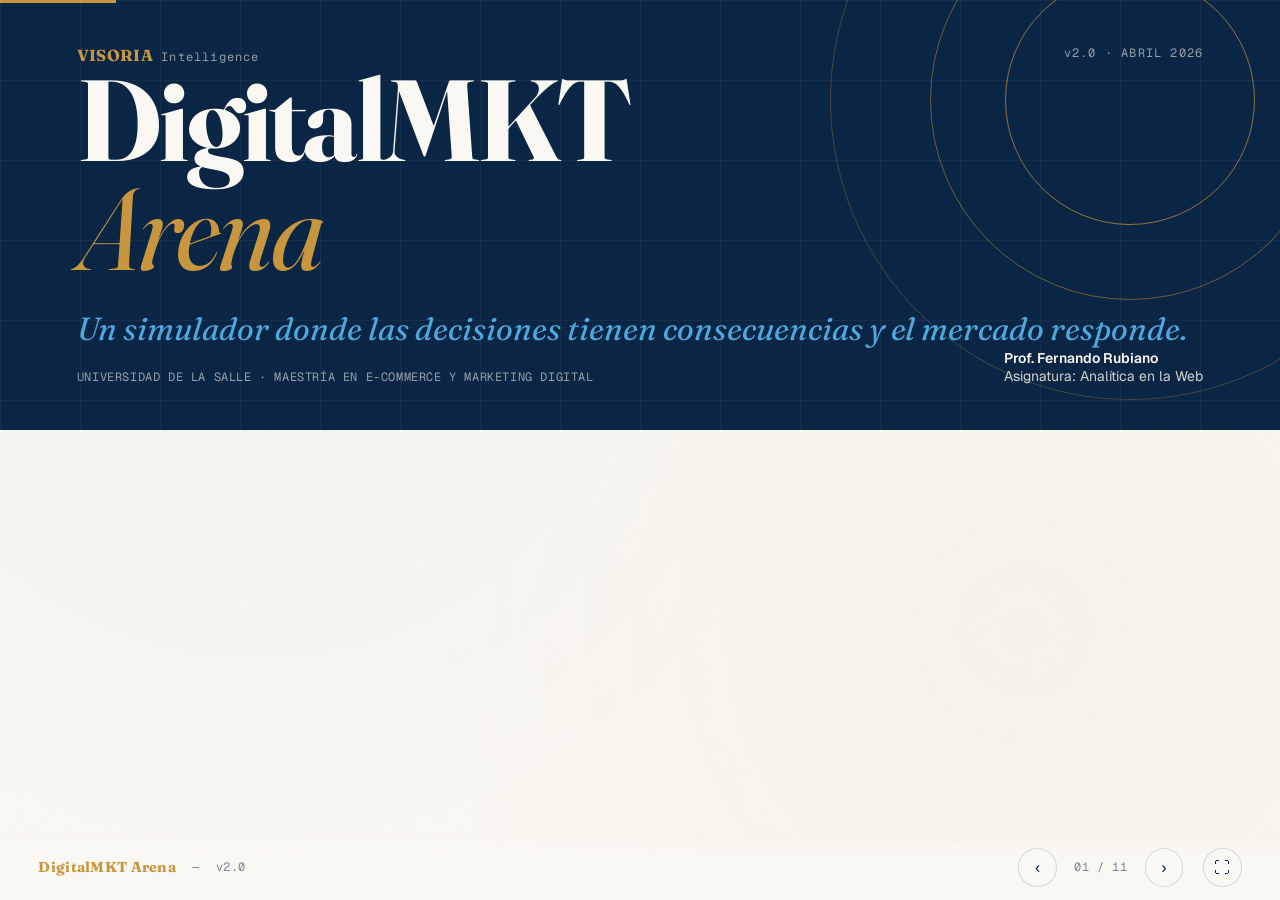
<file: index.html>
<!DOCTYPE html>
<html lang="es">
<head>
<meta charset="UTF-8">
<meta name="viewport" content="width=device-width, initial-scale=1.0">
<title>DigitalMKT Arena | VISORIA Intelligence</title>
<link rel="preconnect" href="https://fonts.googleapis.com">
<link rel="preconnect" href="https://fonts.gstatic.com" crossorigin>
<link href="https://fonts.googleapis.com/css2?family=Fraunces:opsz,wght@9..144,400;9..144,600;9..144,700;9..144,900&family=Geist+Mono:wght@400;500;600&family=Geist:wght@300;400;500;600;700&display=swap" rel="stylesheet">
<style>
:root {
  --navy: #0B2545;
  --navy-deep: #061A33;
  --teal: #137DC5;
  --teal-light: #4FA8DD;
  --gold: #C8963E;
  --gold-light: #E5B96B;
  --cream: #F4F1E8;
  --paper: #FAF8F2;
  --ink: #0B2545;
  --muted: rgba(11, 37, 69, 0.55);
}

* { margin: 0; padding: 0; box-sizing: border-box; }

html, body {
  height: 100%;
  width: 100%;
  overflow: hidden;
  background: var(--paper);
  color: var(--ink);
  font-family: 'Geist', -apple-system, sans-serif;
  font-feature-settings: 'ss01', 'ss02';
}

body::before {
  content: '';
  position: fixed;
  inset: 0;
  background-image:
    radial-gradient(circle at 20% 30%, rgba(19, 125, 197, 0.04) 0%, transparent 50%),
    radial-gradient(circle at 80% 70%, rgba(200, 150, 62, 0.05) 0%, transparent 50%);
  pointer-events: none;
  z-index: 0;
}

body::after {
  content: '';
  position: fixed;
  inset: 0;
  background-image: url("data:image/svg+xml,%3Csvg viewBox='0 0 200 200' xmlns='http://www.w3.org/2000/svg'%3E%3Cfilter id='n'%3E%3CfeTurbulence type='fractalNoise' baseFrequency='0.9' numOctaves='3'/%3E%3C/filter%3E%3Crect width='100%25' height='100%25' filter='url(%23n)' opacity='0.4'/%3E%3C/svg%3E");
  opacity: 0.025;
  pointer-events: none;
  z-index: 1;
}

.deck {
  position: relative;
  width: 100vw;
  height: 100vh;
  overflow: hidden;
  z-index: 2;
}

.slide {
  position: absolute;
  inset: 0;
  padding: 5vh 6vw;
  display: flex;
  flex-direction: column;
  opacity: 0;
  transform: translateY(20px);
  transition: opacity 0.6s ease, transform 0.6s ease;
  pointer-events: none;
  overflow-y: auto;
}

.slide.active {
  opacity: 1;
  transform: translateY(0);
  pointer-events: auto;
}

/* ============== NAV BAR ============== */
.nav {
  position: fixed;
  bottom: 0;
  left: 0;
  right: 0;
  display: flex;
  align-items: center;
  justify-content: space-between;
  padding: 1.5vh 3vw;
  background: linear-gradient(to top, var(--paper) 70%, transparent);
  z-index: 100;
}

.nav-left {
  display: flex;
  align-items: center;
  gap: 1rem;
  font-family: 'Geist Mono', monospace;
  font-size: 0.75rem;
  color: var(--muted);
  letter-spacing: 0.05em;
}

.nav-left .logo {
  font-family: 'Fraunces', serif;
  font-weight: 700;
  font-size: 0.9rem;
  color: var(--gold);
  letter-spacing: 0.02em;
}

.nav-controls {
  display: flex;
  align-items: center;
  gap: 0.75rem;
}

.nav-btn {
  width: 2.4rem;
  height: 2.4rem;
  border-radius: 50%;
  border: 1px solid rgba(11, 37, 69, 0.15);
  background: var(--paper);
  color: var(--ink);
  cursor: pointer;
  display: flex;
  align-items: center;
  justify-content: center;
  transition: all 0.25s ease;
  font-family: 'Geist Mono', monospace;
  font-size: 1rem;
}

.nav-btn:hover {
  background: var(--navy);
  color: var(--paper);
  border-color: var(--navy);
  transform: translateY(-2px);
}

.counter {
  font-family: 'Geist Mono', monospace;
  font-size: 0.75rem;
  color: var(--muted);
  letter-spacing: 0.05em;
  min-width: 4rem;
  text-align: center;
}

/* ============== TYPOGRAPHY ============== */
.eyebrow {
  font-family: 'Geist Mono', monospace;
  font-size: 0.7rem;
  font-weight: 500;
  text-transform: uppercase;
  letter-spacing: 0.18em;
  color: var(--gold);
  margin-bottom: 1.5rem;
  display: flex;
  align-items: center;
  gap: 0.75rem;
}

.eyebrow::before {
  content: '';
  width: 1.5rem;
  height: 1px;
  background: var(--gold);
}

h1 {
  font-family: 'Fraunces', serif;
  font-weight: 700;
  letter-spacing: -0.025em;
  line-height: 0.95;
  color: var(--navy);
}

h2 {
  font-family: 'Fraunces', serif;
  font-weight: 600;
  letter-spacing: -0.02em;
  line-height: 1.05;
  color: var(--navy);
}

h3 {
  font-family: 'Fraunces', serif;
  font-weight: 600;
  letter-spacing: -0.015em;
  line-height: 1.2;
  color: var(--navy);
}

p, li {
  font-family: 'Geist', sans-serif;
  line-height: 1.55;
  color: rgba(11, 37, 69, 0.78);
}

.italic-serif {
  font-family: 'Fraunces', serif;
  font-style: italic;
  font-weight: 400;
}

/* ============== SLIDE 1: COVER ============== */
.cover {
  background: var(--navy);
  color: var(--paper);
  padding: 0;
  position: relative;
  overflow: hidden;
}

.cover-bg-grid {
  position: absolute;
  inset: 0;
  background-image:
    linear-gradient(to right, rgba(255,255,255,0.04) 1px, transparent 1px),
    linear-gradient(to bottom, rgba(255,255,255,0.04) 1px, transparent 1px);
  background-size: 80px 80px;
}

.cover-circle {
  position: absolute;
  border-radius: 50%;
  border: 1px solid rgba(200, 150, 62, 0.3);
}

.cover-circle.c1 { width: 600px; height: 600px; top: -200px; right: -150px; }
.cover-circle.c2 { width: 400px; height: 400px; top: -100px; right: -50px; border-color: rgba(200, 150, 62, 0.5); }
.cover-circle.c3 { width: 250px; height: 250px; top: -25px; right: 25px; border-color: rgba(200, 150, 62, 0.7); }

.cover-content {
  position: relative;
  z-index: 2;
  height: 100%;
  display: flex;
  flex-direction: column;
  justify-content: space-between;
  padding: 5vh 6vw;
}

.cover-header {
  display: flex;
  justify-content: space-between;
  align-items: flex-start;
  font-family: 'Geist Mono', monospace;
  font-size: 0.75rem;
  color: rgba(244, 241, 232, 0.6);
  letter-spacing: 0.1em;
}

.cover-header .brand {
  color: var(--gold);
  font-family: 'Fraunces', serif;
  font-weight: 700;
  font-size: 1rem;
  letter-spacing: 0.02em;
}

.cover-main h1 {
  font-size: clamp(4rem, 9vw, 9rem);
  color: var(--paper);
  margin-bottom: 1.5rem;
}

.cover-main h1 .accent {
  color: var(--gold);
  font-style: italic;
  font-weight: 400;
}

.cover-tagline {
  font-family: 'Fraunces', serif;
  font-style: italic;
  font-size: clamp(1.3rem, 2.5vw, 2rem);
  color: var(--teal-light);
  font-weight: 400;
  max-width: 60ch;
  line-height: 1.3;
}

.cover-footer {
  display: flex;
  justify-content: space-between;
  align-items: flex-end;
  font-family: 'Geist Mono', monospace;
  font-size: 0.75rem;
  color: rgba(244, 241, 232, 0.6);
  letter-spacing: 0.05em;
}

.cover-footer .credit {
  font-family: 'Geist', sans-serif;
  font-size: 0.875rem;
  color: rgba(244, 241, 232, 0.85);
  text-transform: none;
  letter-spacing: 0;
}

.cover-footer .credit strong {
  color: var(--paper);
  font-weight: 600;
}

/* ============== SLIDE LAYOUTS ============== */
.slide-padding {
  padding: 8vh 8vw;
}

.slide-title {
  display: flex;
  flex-direction: column;
  justify-content: center;
}

.slide-title h2 {
  font-size: clamp(3rem, 7vw, 6.5rem);
}

.slide-title .lead {
  font-family: 'Fraunces', serif;
  font-style: italic;
  font-size: clamp(1.2rem, 2vw, 1.6rem);
  color: var(--muted);
  margin-top: 2rem;
  max-width: 65ch;
  font-weight: 400;
  line-height: 1.4;
}

/* Two column */
.two-col {
  display: grid;
  grid-template-columns: 0.85fr 1fr;
  gap: 5vw;
  flex: 1;
  align-items: start;
  padding-top: 2vh;
}

.col-narrative h2 {
  font-size: clamp(2.2rem, 4.5vw, 4rem);
  margin-bottom: 1.5rem;
}

.col-narrative p {
  font-size: clamp(1rem, 1.2vw, 1.15rem);
  margin-bottom: 1rem;
}

/* ============== ITEMS LIST ============== */
.items {
  display: flex;
  flex-direction: column;
  gap: 1.2rem;
}

.item {
  display: grid;
  grid-template-columns: auto 1fr;
  gap: 1.5rem;
  padding: 1.2rem 0;
  border-top: 1px solid rgba(11, 37, 69, 0.1);
  align-items: baseline;
}

.item:last-child {
  border-bottom: 1px solid rgba(11, 37, 69, 0.1);
}

.item-num {
  font-family: 'Geist Mono', monospace;
  font-size: 0.75rem;
  color: var(--gold);
  font-weight: 500;
  letter-spacing: 0.1em;
  padding-top: 0.3rem;
}

.item h4 {
  font-family: 'Fraunces', serif;
  font-size: 1.4rem;
  font-weight: 600;
  color: var(--navy);
  margin-bottom: 0.4rem;
  letter-spacing: -0.01em;
}

.item p {
  font-size: 0.95rem;
  color: rgba(11, 37, 69, 0.7);
}

/* ============== UNIDADES ============== */
.unidades {
  display: grid;
  grid-template-columns: repeat(3, 1fr);
  gap: 2rem;
  margin-top: 3rem;
}

.unidad {
  background: var(--cream);
  padding: 2rem;
  position: relative;
  border-top: 3px solid var(--gold);
}

.unidad-num {
  font-family: 'Geist Mono', monospace;
  font-size: 0.7rem;
  color: var(--gold);
  letter-spacing: 0.15em;
  margin-bottom: 0.8rem;
}

.unidad h3 {
  font-size: 1.4rem;
  margin-bottom: 1rem;
  line-height: 1.15;
}

.unidad p {
  font-size: 0.9rem;
  color: rgba(11, 37, 69, 0.7);
  margin-bottom: 1rem;
}

.unidad-mech {
  font-family: 'Geist Mono', monospace;
  font-size: 0.7rem;
  color: var(--teal);
  letter-spacing: 0.05em;
  text-transform: uppercase;
  border-top: 1px dashed rgba(11, 37, 69, 0.2);
  padding-top: 0.8rem;
}

/* ============== CATEGORIES GRID ============== */
.cats-grid {
  display: grid;
  grid-template-columns: repeat(5, 1fr);
  grid-auto-rows: minmax(0, 1fr);
  gap: 0.8rem;
  margin-top: 2rem;
  flex: 1;
}

.cat {
  background: var(--paper);
  border: 1px solid rgba(11, 37, 69, 0.12);
  padding: 1.2rem;
  display: flex;
  flex-direction: column;
  gap: 0.5rem;
  transition: all 0.3s ease;
  position: relative;
}

.cat:hover {
  background: var(--navy);
  color: var(--paper);
  transform: translateY(-4px);
  border-color: var(--navy);
}

.cat:hover h4, .cat:hover .cat-num { color: var(--gold); }
.cat:hover p { color: rgba(244, 241, 232, 0.75); }
.cat:hover .cat-tag { background: rgba(200, 150, 62, 0.15); color: var(--gold-light); }

.cat.new {
  background: var(--cream);
  border-color: var(--gold);
}

.cat-num {
  font-family: 'Geist Mono', monospace;
  font-size: 0.7rem;
  color: var(--muted);
  letter-spacing: 0.1em;
}

.cat h4 {
  font-family: 'Fraunces', serif;
  font-size: 1rem;
  font-weight: 600;
  color: var(--navy);
  line-height: 1.15;
  letter-spacing: -0.01em;
}

.cat p {
  font-size: 0.78rem;
  color: rgba(11, 37, 69, 0.65);
  line-height: 1.4;
  flex: 1;
}

.cat-tag {
  font-family: 'Geist Mono', monospace;
  font-size: 0.6rem;
  letter-spacing: 0.1em;
  text-transform: uppercase;
  background: rgba(200, 150, 62, 0.12);
  color: var(--gold);
  padding: 0.25rem 0.5rem;
  align-self: flex-start;
  border-radius: 2px;
}

/* ============== STAT BLOCK ============== */
.stat-grid {
  display: grid;
  grid-template-columns: repeat(4, 1fr);
  gap: 0;
  margin-top: 3rem;
}

.stat {
  padding: 2rem 1.5rem;
  border-left: 1px solid rgba(11, 37, 69, 0.15);
}

.stat:first-child {
  border-left: none;
  padding-left: 0;
}

.stat-num {
  font-family: 'Fraunces', serif;
  font-size: clamp(2.5rem, 5vw, 4.5rem);
  font-weight: 700;
  color: var(--navy);
  line-height: 0.9;
  letter-spacing: -0.04em;
}

.stat-num .unit {
  font-size: 0.4em;
  color: var(--gold);
  font-style: italic;
  font-weight: 400;
  margin-left: 0.2rem;
}

.stat-label {
  font-family: 'Geist Mono', monospace;
  font-size: 0.7rem;
  color: var(--muted);
  letter-spacing: 0.1em;
  text-transform: uppercase;
  margin-top: 1rem;
}

/* ============== MERCADO DINAMICO (DESTACADO) ============== */
.mercado-slide {
  background: var(--navy);
  color: var(--paper);
  position: relative;
  overflow: hidden;
}

.mercado-slide::before {
  content: '';
  position: absolute;
  inset: 0;
  background-image:
    radial-gradient(circle at 30% 50%, rgba(19, 125, 197, 0.15) 0%, transparent 50%),
    radial-gradient(circle at 70% 50%, rgba(200, 150, 62, 0.08) 0%, transparent 50%);
}

.mercado-slide .eyebrow { color: var(--gold-light); }
.mercado-slide .eyebrow::before { background: var(--gold-light); }
.mercado-slide h2 { color: var(--paper); }
.mercado-slide p { color: rgba(244, 241, 232, 0.85); }
.mercado-slide .lead { color: var(--teal-light); }

.mercado-content {
  position: relative;
  z-index: 2;
  display: grid;
  grid-template-columns: 1fr 1fr;
  gap: 5vw;
  flex: 1;
  align-items: center;
}

.mercado-features {
  display: flex;
  flex-direction: column;
  gap: 1.2rem;
}

.mercado-feature {
  padding: 1.2rem 1.5rem;
  background: rgba(255, 255, 255, 0.04);
  border-left: 2px solid var(--gold);
  backdrop-filter: blur(10px);
}

.mercado-feature h4 {
  font-family: 'Fraunces', serif;
  font-size: 1.1rem;
  color: var(--gold-light);
  margin-bottom: 0.4rem;
  font-weight: 600;
}

.mercado-feature p {
  font-size: 0.9rem;
  color: rgba(244, 241, 232, 0.75);
  line-height: 1.45;
}

/* ============== TOOLS ============== */
.tools {
  display: grid;
  grid-template-columns: repeat(3, 1fr);
  gap: 1.2rem;
  margin-top: 2rem;
}

.tools-section h3 {
  font-size: 1.6rem;
  margin-bottom: 1.5rem;
  margin-top: 2rem;
  display: flex;
  align-items: center;
  gap: 1rem;
}

.tools-section h3::after {
  content: '';
  flex: 1;
  height: 1px;
  background: rgba(11, 37, 69, 0.15);
}

.tool {
  background: var(--paper);
  border: 1px solid rgba(11, 37, 69, 0.12);
  padding: 1.2rem;
  transition: all 0.25s ease;
}

.tool:hover {
  border-color: var(--teal);
  box-shadow: 0 8px 24px rgba(11, 37, 69, 0.08);
}

.tool-name {
  font-family: 'Fraunces', serif;
  font-weight: 600;
  font-size: 1.1rem;
  color: var(--navy);
  margin-bottom: 0.3rem;
}

.tool-when {
  font-family: 'Geist', sans-serif;
  font-size: 0.78rem;
  color: var(--muted);
  font-style: italic;
}

/* ============== SCORE BREAKDOWN ============== */
.score-viz {
  display: flex;
  flex-direction: column;
  gap: 1rem;
  margin-top: 2rem;
}

.score-row {
  display: grid;
  grid-template-columns: 1.5fr auto 4fr auto;
  gap: 1.5rem;
  align-items: center;
}

.score-label {
  font-family: 'Fraunces', serif;
  font-size: 1.05rem;
  font-weight: 600;
  color: var(--navy);
}

.score-pct {
  font-family: 'Geist Mono', monospace;
  font-size: 0.85rem;
  color: var(--gold);
  font-weight: 600;
  letter-spacing: 0.05em;
}

.score-bar {
  height: 0.5rem;
  background: rgba(11, 37, 69, 0.08);
  border-radius: 4px;
  overflow: hidden;
}

.score-fill {
  height: 100%;
  background: linear-gradient(to right, var(--teal), var(--gold));
  border-radius: 4px;
  transition: width 1s cubic-bezier(0.4, 0, 0.2, 1);
}

.score-desc {
  font-size: 0.8rem;
  color: var(--muted);
}

/* ============== ROADMAP ============== */
.roadmap {
  display: grid;
  grid-template-columns: repeat(7, 1fr);
  gap: 0.5rem;
  margin-top: 3rem;
  position: relative;
}

.roadmap::before {
  content: '';
  position: absolute;
  top: 1.2rem;
  left: 5%;
  right: 5%;
  height: 1px;
  background: linear-gradient(to right, transparent, var(--gold), transparent);
}

.round {
  text-align: center;
  position: relative;
  padding-top: 2.8rem;
}

.round::before {
  content: '';
  position: absolute;
  top: 0.7rem;
  left: 50%;
  transform: translateX(-50%);
  width: 1rem;
  height: 1rem;
  border-radius: 50%;
  background: var(--paper);
  border: 2px solid var(--gold);
  z-index: 1;
}

.round-num {
  font-family: 'Geist Mono', monospace;
  font-size: 0.7rem;
  color: var(--gold);
  letter-spacing: 0.1em;
  margin-bottom: 0.5rem;
}

.round h5 {
  font-family: 'Fraunces', serif;
  font-size: 0.9rem;
  font-weight: 600;
  color: var(--navy);
  line-height: 1.2;
  margin-bottom: 0.4rem;
}

.round-day {
  font-family: 'Geist Mono', monospace;
  font-size: 0.65rem;
  color: var(--muted);
  letter-spacing: 0.05em;
}

/* ============== CLOSING ============== */
.closing {
  background: var(--navy);
  color: var(--paper);
  padding: 0;
  position: relative;
  overflow: hidden;
}

.closing::before {
  content: '';
  position: absolute;
  inset: 0;
  background-image:
    radial-gradient(circle at 50% 100%, rgba(200, 150, 62, 0.12) 0%, transparent 60%);
}

.closing-content {
  position: relative;
  z-index: 2;
  height: 100%;
  display: flex;
  flex-direction: column;
  justify-content: center;
  padding: 8vh 8vw;
}

.closing h2 {
  font-size: clamp(3rem, 6.5vw, 6rem);
  color: var(--paper);
  max-width: 18ch;
  margin-bottom: 2rem;
}

.closing h2 .accent {
  color: var(--gold);
  font-style: italic;
  font-weight: 400;
}

.closing-actions {
  display: grid;
  grid-template-columns: repeat(3, 1fr);
  gap: 2rem;
  margin-top: 4rem;
  max-width: 1100px;
}

.action-block {
  border-top: 1px solid rgba(200, 150, 62, 0.4);
  padding-top: 1.5rem;
}

.action-num {
  font-family: 'Fraunces', serif;
  font-size: 2.5rem;
  font-weight: 700;
  color: var(--gold);
  line-height: 1;
  margin-bottom: 1rem;
}

.action-block h4 {
  font-family: 'Fraunces', serif;
  font-size: 1.3rem;
  color: var(--paper);
  margin-bottom: 0.6rem;
  font-weight: 600;
}

.action-block p {
  font-size: 0.9rem;
  color: rgba(244, 241, 232, 0.7);
  line-height: 1.5;
}

/* ============== ANIMATIONS ============== */
.slide.active .stagger > * {
  opacity: 0;
  animation: stagger-in 0.7s ease forwards;
}

.slide.active .stagger > *:nth-child(1) { animation-delay: 0.15s; }
.slide.active .stagger > *:nth-child(2) { animation-delay: 0.30s; }
.slide.active .stagger > *:nth-child(3) { animation-delay: 0.45s; }
.slide.active .stagger > *:nth-child(4) { animation-delay: 0.60s; }
.slide.active .stagger > *:nth-child(5) { animation-delay: 0.75s; }
.slide.active .stagger > *:nth-child(6) { animation-delay: 0.90s; }
.slide.active .stagger > *:nth-child(7) { animation-delay: 1.05s; }
.slide.active .stagger > *:nth-child(8) { animation-delay: 1.20s; }

@keyframes stagger-in {
  to {
    opacity: 1;
    transform: translateY(0);
  }
  from {
    opacity: 0;
    transform: translateY(15px);
  }
}

/* Progress bar */
.progress {
  position: fixed;
  top: 0;
  left: 0;
  height: 3px;
  background: var(--gold);
  z-index: 200;
  transition: width 0.4s ease;
}
</style>
</head>
<body>

<div class="progress" id="progress"></div>

<div class="deck" id="deck">

<!-- ============== SLIDE 1: COVER ============== -->
<section class="slide cover active" data-slide="1">
  <div class="cover-bg-grid"></div>
  <div class="cover-circle c1"></div>
  <div class="cover-circle c2"></div>
  <div class="cover-circle c3"></div>

  <div class="cover-content stagger">
    <div class="cover-header">
      <div>
        <span class="brand">VISORIA</span> Intelligence
      </div>
      <div>v2.0 · ABRIL 2026</div>
    </div>

    <div class="cover-main">
      <h1>DigitalMKT<br><span class="accent">Arena</span></h1>
      <p class="cover-tagline">Un simulador donde las decisiones tienen consecuencias y el mercado responde.</p>
    </div>

    <div class="cover-footer">
      <div>UNIVERSIDAD DE LA SALLE · MAESTRÍA EN E-COMMERCE Y MARKETING DIGITAL</div>
      <div class="credit">
        <strong>Prof. Fernando Rubiano</strong><br>
        Asignatura: Analítica en la Web
      </div>
    </div>
  </div>
</section>

<!-- ============== SLIDE 2: EL PROBLEMA / OPORTUNIDAD ============== -->
<section class="slide slide-padding slide-title" data-slide="2">
  <div class="stagger">
    <div class="eyebrow">El punto de partida</div>
    <h2>Aprender marketing digital<br>leyendo casos no es <span class="italic-serif">aprender</span><br>marketing digital.</h2>
    <p class="lead">Los gerentes que ustedes serán deciden bajo presupuesto limitado, contra competidores que también deciden, en mercados que cambian. La asignatura debe replicar esa experiencia, no describirla.</p>
  </div>
</section>

<!-- ============== SLIDE 3: LA PROPUESTA ============== -->
<section class="slide slide-padding" data-slide="3">
  <div class="stagger" style="display: flex; flex-direction: column; height: 100%;">
    <div class="eyebrow">La propuesta</div>
    <div class="two-col">
      <div class="col-narrative">
        <h2>Una arena<br>competitiva.</h2>
        <p>Cada equipo recibe una marca, un buyer persona y un presupuesto inicial de <strong>$120 millones COP</strong>. Compiten durante 7 rondas tomando decisiones gerenciales reales sobre dónde invertir, cuándo innovar y cómo construir marca.</p>
        <p>Cada decisión genera datos. Esos datos alimentan dashboards. Esos dashboards sustentan la siguiente decisión. Esto es la asignatura, vivida.</p>
      </div>

      <div class="items">
        <div class="item">
          <div class="item-num">01</div>
          <div>
            <h4>Decisiones de inversión</h4>
            <p>10 categorías: medios digitales y tradicionales, contenido orgánico, influencers, producto, web, redes, estudios de mercado, asesoría externa, IA.</p>
          </div>
        </div>
        <div class="item">
          <div class="item-num">02</div>
          <div>
            <h4>Mercado dinámico</h4>
            <p>Las decisiones de cada equipo afectan al ecosistema completo. Saturación, guerra de precios, share of voice relativo.</p>
          </div>
        </div>
        <div class="item">
          <div class="item-num">03</div>
          <div>
            <h4>Ranking en tiempo real</h4>
            <p>El leaderboard se recalcula tras cada jugada. La presión competitiva es permanente.</p>
          </div>
        </div>
        <div class="item">
          <div class="item-num">04</div>
          <div>
            <h4>Entregables auténticos</h4>
            <p>Dashboard publicado en GitHub Pages + presentación storytelling. Todo queda como portafolio profesional.</p>
          </div>
        </div>
      </div>
    </div>
  </div>
</section>

<!-- ============== SLIDE 4: PARÁMETROS DEL SIMULADOR ============== -->
<section class="slide slide-padding" data-slide="4">
  <div class="stagger">
    <div class="eyebrow">El terreno de juego</div>
    <h2 style="font-size: clamp(2.5rem, 5vw, 4.5rem); max-width: 18ch; margin-bottom: 2rem;">Diez equipos, siete rondas,<br>un mercado que <span class="italic-serif">no perdona errores.</span></h2>

    <div class="stat-grid">
      <div class="stat">
        <div class="stat-num">10<span class="unit">equipos</span></div>
        <div class="stat-label">Compitiendo en paralelo</div>
      </div>
      <div class="stat">
        <div class="stat-num">7<span class="unit">rondas</span></div>
        <div class="stat-label">Dos jugadas por sesión</div>
      </div>
      <div class="stat">
        <div class="stat-num">$120<span class="unit">M COP</span></div>
        <div class="stat-label">Presupuesto inicial</div>
      </div>
      <div class="stat">
        <div class="stat-num">10<span class="unit">canales</span></div>
        <div class="stat-label">Categorías de decisión</div>
      </div>
    </div>

    <div class="roadmap" style="margin-top: 5rem;">
      <div class="round">
        <div class="round-num">R1</div>
        <h5>Diagnóstico</h5>
        <div class="round-day">Día 2 · U1</div>
      </div>
      <div class="round">
        <div class="round-num">R2</div>
        <h5>Adopción IA</h5>
        <div class="round-day">Día 3 · U1</div>
      </div>
      <div class="round">
        <div class="round-num">R3</div>
        <h5>KPIs</h5>
        <div class="round-day">Día 4 · U2</div>
      </div>
      <div class="round">
        <div class="round-num">R4</div>
        <h5>Dashboard</h5>
        <div class="round-day">Día 5 · U2</div>
      </div>
      <div class="round">
        <div class="round-num">R5</div>
        <h5>Optimización</h5>
        <div class="round-day">Día 6 · U2</div>
      </div>
      <div class="round">
        <div class="round-num">R6</div>
        <h5>Finanzas</h5>
        <div class="round-day">Día 7 · U3</div>
      </div>
      <div class="round">
        <div class="round-num">R7</div>
        <h5>Storytelling</h5>
        <div class="round-day">Día 8 · U3</div>
      </div>
    </div>
  </div>
</section>

<!-- ============== SLIDE 5: 10 CATEGORÍAS ============== -->
<section class="slide slide-padding" data-slide="5">
  <div class="stagger" style="height: 100%; display: flex; flex-direction: column;">
    <div>
      <div class="eyebrow">Las palancas estratégicas</div>
      <h2 style="font-size: clamp(2.2rem, 4vw, 3.5rem); margin-bottom: 0.8rem;">Diez decisiones por jugada.</h2>
      <p style="max-width: 70ch; font-size: 1.05rem;">Cada equipo distribuye su presupuesto entre canales digitales, tradicionales, orgánicos y de inteligencia. Cada categoría tiene rendimientos decrecientes — concentrarse en una sola es perder.</p>
    </div>

    <div class="cats-grid">
      <div class="cat">
        <div class="cat-num">01</div>
        <h4>Medios digitales</h4>
        <p>SEM, Display, Social Ads</p>
      </div>
      <div class="cat new">
        <div class="cat-num">02</div>
        <h4>Medios tradicionales</h4>
        <p>TV, radio, prensa, OOH</p>
        <span class="cat-tag">v2</span>
      </div>
      <div class="cat">
        <div class="cat-num">03</div>
        <h4>Contenido orgánico</h4>
        <p>SEO, blog, formatos sociales</p>
      </div>
      <div class="cat">
        <div class="cat-num">04</div>
        <h4>Influencers</h4>
        <p>Nano, micro, macro tier</p>
      </div>
      <div class="cat">
        <div class="cat-num">05</div>
        <h4>Producto y precio</h4>
        <p>SKU, promociones, bundling</p>
      </div>
      <div class="cat new">
        <div class="cat-num">06</div>
        <h4>Rediseño web</h4>
        <p>Tres niveles de profundidad</p>
        <span class="cat-tag">v2</span>
      </div>
      <div class="cat">
        <div class="cat-num">07</div>
        <h4>Redes sociales</h4>
        <p>Mix de plataformas</p>
      </div>
      <div class="cat new">
        <div class="cat-num">08</div>
        <h4>Estudios de mercado</h4>
        <p>Cuanti, cuali o integral</p>
        <span class="cat-tag">v2</span>
      </div>
      <div class="cat new">
        <div class="cat-num">09</div>
        <h4>Asesoría experta</h4>
        <p>Consultor junior, senior, CMO</p>
        <span class="cat-tag">v2</span>
      </div>
      <div class="cat">
        <div class="cat-num">10</div>
        <h4>Inteligencia + IA</h4>
        <p>EMIS, Legiscomex, Claude, Gemini</p>
      </div>
    </div>
  </div>
</section>

<!-- ============== SLIDE 6: MERCADO DINÁMICO ============== -->
<section class="slide mercado-slide slide-padding" data-slide="6">
  <div class="stagger" style="height: 100%; display: flex; flex-direction: column; justify-content: center;">
    <div class="eyebrow">El corazón del simulador</div>
    <div class="mercado-content">
      <div>
        <h2 style="font-size: clamp(2.5rem, 5.5vw, 4.5rem); margin-bottom: 2rem;">No juegan<br>contra el sistema.<br><span class="italic-serif">Juegan entre ustedes.</span></h2>
        <p class="lead" style="font-family: 'Fraunces', serif; font-style: italic; font-size: 1.4rem; line-height: 1.4; max-width: 30ch;">El mercado responde. Los costos suben con la saturación. Los precios bajos contagian al sector. Ser pionero paga.</p>
      </div>

      <div class="mercado-features">
        <div class="mercado-feature">
          <h4>Share of voice relativo</h4>
          <p>No importa cuánto inviertes en absoluto, sino cuánto frente a los demás. La visibilidad es competencia pura.</p>
        </div>
        <div class="mercado-feature">
          <h4>Saturación publicitaria</h4>
          <p>Si seis o más equipos van al mismo canal, el costo sube 30% para todos. La diferenciación tiene premio.</p>
        </div>
        <div class="mercado-feature">
          <h4>Guerra de precios</h4>
          <p>Si la mitad del mercado baja precios, los márgenes caen para todos durante dos rondas. Externalidades reales.</p>
        </div>
        <div class="mercado-feature">
          <h4>Premio al pionero</h4>
          <p>El primero que adopta una herramienta nueva recibe 20% de eficiencia extra. Los seguidores solo igualan.</p>
        </div>
      </div>
    </div>
  </div>
</section>

<!-- ============== SLIDE 7: HERRAMIENTAS ============== -->
<section class="slide slide-padding" data-slide="7">
  <div class="stagger" style="height: 100%; display: flex; flex-direction: column;">
    <div>
      <div class="eyebrow">Tu stack, tu elección</div>
      <h2 style="font-size: clamp(2.2rem, 4.5vw, 3.8rem); margin-bottom: 0.8rem;">Sugerimos. <span class="italic-serif">No imponemos.</span></h2>
      <p style="max-width: 70ch; font-size: 1.05rem;">Cada equipo elige las herramientas que mejor le sirvan. Saber elegir la herramienta correcta para cada problema es competencia gerencial.</p>
    </div>

    <div class="tools-section">
      <h3>Para dashboards y análisis</h3>
      <div class="tools">
        <div class="tool">
          <div class="tool-name">Power BI</div>
          <div class="tool-when">Estándar empresarial · DAX potente</div>
        </div>
        <div class="tool">
          <div class="tool-name">Looker Studio</div>
          <div class="tool-when">Web-first · Conexión nativa Google</div>
        </div>
        <div class="tool">
          <div class="tool-name">Claude</div>
          <div class="tool-when">Análisis profundo · Artifacts interactivos</div>
        </div>
        <div class="tool">
          <div class="tool-name">Gemini</div>
          <div class="tool-when">Datos en Sheets · Multi-modal</div>
        </div>
        <div class="tool">
          <div class="tool-name">Perplexity</div>
          <div class="tool-when">Benchmarks · Datos sectoriales</div>
        </div>
        <div class="tool">
          <div class="tool-name">Dashboard custom</div>
          <div class="tool-when">HTML + Chart.js en GitHub Pages</div>
        </div>
      </div>
    </div>

    <div class="tools-section">
      <h3>Para storytelling y presentaciones</h3>
      <div class="tools">
        <div class="tool">
          <div class="tool-name">NotebookLM</div>
          <div class="tool-when">Síntesis de fuentes · Audio overview</div>
        </div>
        <div class="tool">
          <div class="tool-name">Napkin AI</div>
          <div class="tool-when">Texto a visual automático</div>
        </div>
        <div class="tool">
          <div class="tool-name">Gamma</div>
          <div class="tool-when">Presentaciones desde prompt</div>
        </div>
        <div class="tool">
          <div class="tool-name">Canva</div>
          <div class="tool-when">Control visual total · Magic Design</div>
        </div>
        <div class="tool">
          <div class="tool-name">PowerPoint</div>
          <div class="tool-when">Designer con IA · Estándar corporativo</div>
        </div>
        <div class="tool">
          <div class="tool-name">HTML custom</div>
          <div class="tool-when">Como esta presentación · GitHub Pages</div>
        </div>
      </div>
    </div>
  </div>
</section>

<!-- ============== SLIDE 8: CÓMO SE GANA ============== -->
<section class="slide slide-padding" data-slide="8">
  <div class="stagger" style="height: 100%; display: flex; flex-direction: column;">
    <div>
      <div class="eyebrow">Cómo se gana</div>
      <h2 style="font-size: clamp(2.5rem, 5vw, 4.2rem); margin-bottom: 0.8rem;">No basta vender.<br><span class="italic-serif">Hay que construir marca</span><br>y comunicarlo.</h2>
      <p style="max-width: 70ch; font-size: 1.05rem;">El score compuesto refleja el rol gerencial completo: rentabilidad, marca, analítica y narrativa.</p>
    </div>

    <div class="score-viz">
      <div class="score-row">
        <div class="score-label">ROI financiero</div>
        <div class="score-pct">35%</div>
        <div class="score-bar"><div class="score-fill" style="width: 87.5%"></div></div>
        <div class="score-desc">Eficiencia del presupuesto</div>
      </div>
      <div class="score-row">
        <div class="score-label">Brand Impact</div>
        <div class="score-pct">30%</div>
        <div class="score-bar"><div class="score-fill" style="width: 75%"></div></div>
        <div class="score-desc">Equity + SOV relativo + engagement</div>
      </div>
      <div class="score-row">
        <div class="score-label">Calidad del Dashboard</div>
        <div class="score-pct">20%</div>
        <div class="score-bar"><div class="score-fill" style="width: 50%"></div></div>
        <div class="score-desc">Rúbrica analítica · Cualquier herramienta</div>
      </div>
      <div class="score-row">
        <div class="score-label">Storytelling final</div>
        <div class="score-pct">10%</div>
        <div class="score-bar"><div class="score-fill" style="width: 25%"></div></div>
        <div class="score-desc">Argumento, evidencia, recomendaciones</div>
      </div>
      <div class="score-row">
        <div class="score-label">Bonus Innovación</div>
        <div class="score-pct">5%</div>
        <div class="score-bar"><div class="score-fill" style="width: 12.5%"></div></div>
        <div class="score-desc">Pionero en adoptar diferenciación</div>
      </div>
    </div>

    <div style="margin-top: 3rem; padding: 1.5rem 2rem; background: var(--cream); border-left: 3px solid var(--gold);">
      <p style="font-family: 'Fraunces', serif; font-style: italic; font-size: 1.2rem; color: var(--navy); margin: 0;">El ranking se actualiza después de cada jugada. La posición de hoy puede cambiar mañana. La constancia importa tanto como la velocidad.</p>
    </div>
  </div>
</section>

<!-- ============== SLIDE 9: VINCULACIÓN CON UNIDADES ============== -->
<section class="slide slide-padding" data-slide="9">
  <div class="stagger">
    <div class="eyebrow">No reemplaza la teoría — la activa</div>
    <h2 style="font-size: clamp(2.2rem, 4.5vw, 3.8rem); margin-bottom: 0.8rem;">Cada unidad,<br><span class="italic-serif">una capa del juego.</span></h2>
    <p style="max-width: 70ch; font-size: 1.05rem;">El simulador es transversal a las tres unidades. Cada concepto del syllabus tiene un momento donde se vuelve decisión real.</p>

    <div class="unidades">
      <div class="unidad">
        <div class="unidad-num">UNIDAD 1 · 12 HORAS</div>
        <h3>Fundamentos<br>+ IA Aplicada</h3>
        <p>Las primeras rondas exigen justificar decisiones citando GA4, Firebase e Insights. Adoptar IA da multiplicadores reales.</p>
        <div class="unidad-mech">Rondas 1 — 2</div>
      </div>
      <div class="unidad">
        <div class="unidad-num">UNIDAD 2 · 12 HORAS</div>
        <h3>Herramientas<br>y Dashboards</h3>
        <p>Mitad del juego: cada equipo construye su dashboard y lo publica en GitHub Pages. EMIS y Legiscomex se vuelven inteligencia comprable.</p>
        <div class="unidad-mech">Rondas 3 — 5</div>
      </div>
      <div class="unidad">
        <div class="unidad-num">UNIDAD 3 · 8 HORAS</div>
        <h3>Toma de<br>Decisiones</h3>
        <p>Rondas finales: ROAS vs LTV, lectura del mercado competitivo, presentación storytelling con la herramienta de su elección.</p>
        <div class="unidad-mech">Rondas 6 — 7</div>
      </div>
    </div>
  </div>
</section>

<!-- ============== SLIDE 10: GITHUB COMO PORTAFOLIO ============== -->
<section class="slide slide-padding" data-slide="10">
  <div class="two-col stagger">
    <div class="col-narrative">
      <div class="eyebrow">El entregable que perdura</div>
      <h2>GitHub<br>no es solo código.<br><span class="italic-serif">Es portafolio.</span></h2>
      <p>Cada equipo crea su repositorio público. Allí va el dashboard, la presentación, la bitácora de decisiones, los datos exportados.</p>
      <p>Al terminar el semestre, cada estudiante tiene un proyecto profesional demostrable, con URL pública, accesible para futuros empleadores.</p>
      <p style="font-family: 'Fraunces', serif; font-style: italic; color: var(--gold); margin-top: 1.5rem; font-size: 1.1rem;">Esta presentación que están viendo está alojada exactamente igual que estarán los suyos.</p>
    </div>

    <div class="items">
      <div class="item">
        <div class="item-num">/</div>
        <div>
          <h4>README.md</h4>
          <p>Presentación del equipo, marca asignada, estrategia general.</p>
        </div>
      </div>
      <div class="item">
        <div class="item-num">/</div>
        <div>
          <h4>/dashboards</h4>
          <p>Versiones del dashboard por ronda, publicadas vía GitHub Pages.</p>
        </div>
      </div>
      <div class="item">
        <div class="item-num">/</div>
        <div>
          <h4>/decisiones</h4>
          <p>Bitácora reflexiva: qué decidieron, por qué, qué pasó.</p>
        </div>
      </div>
      <div class="item">
        <div class="item-num">/</div>
        <div>
          <h4>/datos</h4>
          <p>CSVs exportados del simulador, organizados por ronda.</p>
        </div>
      </div>
      <div class="item">
        <div class="item-num">/</div>
        <div>
          <h4>/presentaciones</h4>
          <p>Presentaciones por ronda y storytelling final.</p>
        </div>
      </div>
    </div>
  </div>
</section>

<!-- ============== SLIDE 11: CIERRE / SIGUIENTES PASOS ============== -->
<section class="slide closing" data-slide="11">
  <div class="closing-content stagger">
    <div class="eyebrow" style="color: var(--gold-light);">Lo que viene</div>
    <h2>Aprender marketing<br>tomando <span class="accent">decisiones de marketing.</span></h2>

    <p style="font-family: 'Fraunces', serif; font-style: italic; font-size: 1.5rem; color: var(--teal-light); max-width: 50ch; line-height: 1.4;">Esta es la propuesta. La construimos juntos.</p>

    <div class="closing-actions">
      <div class="action-block">
        <div class="action-num">01</div>
        <h4>Hoy</h4>
        <p>Validamos el concepto con ustedes. Sus aportes definen los detalles finales del juego.</p>
      </div>
      <div class="action-block">
        <div class="action-num">02</div>
        <h4>Próximas semanas</h4>
        <p>Desarrollo en cinco sprints. Para la sesión 2 ya estará operativo el simulador.</p>
      </div>
      <div class="action-block">
        <div class="action-num">03</div>
        <h4>Semestre</h4>
        <p>Siete rondas. Diez equipos. Un mercado vivo. Y al final, su portafolio profesional.</p>
      </div>
    </div>

    <div style="margin-top: 5rem; padding-top: 2rem; border-top: 1px solid rgba(200, 150, 62, 0.3); display: flex; justify-content: space-between; align-items: center; font-family: 'Geist Mono', monospace; font-size: 0.75rem; color: rgba(244, 241, 232, 0.5); letter-spacing: 0.1em;">
      <div>UNIVERSIDAD DE LA SALLE · MAESTRÍA E-COMMERCE Y MARKETING DIGITAL</div>
      <div style="color: var(--gold);">VISORIA · INTELLIGENCE</div>
    </div>
  </div>
</section>

</div>

<!-- ============== NAVIGATION ============== -->
<nav class="nav">
  <div class="nav-left">
    <span class="logo">DigitalMKT Arena</span>
    <span>—</span>
    <span>v2.0</span>
  </div>
  <div class="nav-controls">
    <button class="nav-btn" id="prev" aria-label="Anterior">‹</button>
    <span class="counter" id="counter">01 / 11</span>
    <button class="nav-btn" id="next" aria-label="Siguiente">›</button>
    <button class="nav-btn" id="fullscreen" aria-label="Pantalla completa" style="margin-left: 0.5rem;">⛶</button>
  </div>
</nav>

<script>
const slides = document.querySelectorAll('.slide');
const counter = document.getElementById('counter');
const progress = document.getElementById('progress');
const prevBtn = document.getElementById('prev');
const nextBtn = document.getElementById('next');
const fsBtn = document.getElementById('fullscreen');
let current = 0;
const total = slides.length;

function pad(n) { return String(n).padStart(2, '0'); }

function show(idx) {
  if (idx < 0 || idx >= total) return;
  slides[current].classList.remove('active');
  current = idx;
  slides[current].classList.add('active');
  counter.textContent = `${pad(current + 1)} / ${pad(total)}`;
  progress.style.width = `${((current + 1) / total) * 100}%`;
}

function next() { if (current < total - 1) show(current + 1); }
function prev() { if (current > 0) show(current - 1); }

nextBtn.addEventListener('click', next);
prevBtn.addEventListener('click', prev);

fsBtn.addEventListener('click', () => {
  if (!document.fullscreenElement) {
    document.documentElement.requestFullscreen();
  } else {
    document.exitFullscreen();
  }
});

document.addEventListener('keydown', (e) => {
  if (e.key === 'ArrowRight' || e.key === ' ' || e.key === 'PageDown') { e.preventDefault(); next(); }
  else if (e.key === 'ArrowLeft' || e.key === 'PageUp') { e.preventDefault(); prev(); }
  else if (e.key === 'Home') { show(0); }
  else if (e.key === 'End') { show(total - 1); }
  else if (e.key === 'f' || e.key === 'F') { fsBtn.click(); }
});

// Touch support
let touchStartX = 0;
document.addEventListener('touchstart', (e) => { touchStartX = e.touches[0].clientX; });
document.addEventListener('touchend', (e) => {
  const dx = e.changedTouches[0].clientX - touchStartX;
  if (Math.abs(dx) > 50) {
    if (dx < 0) next();
    else prev();
  }
});

// Initialize progress
progress.style.width = `${(1 / total) * 100}%`;
</script>

</body>
</html>
</file>
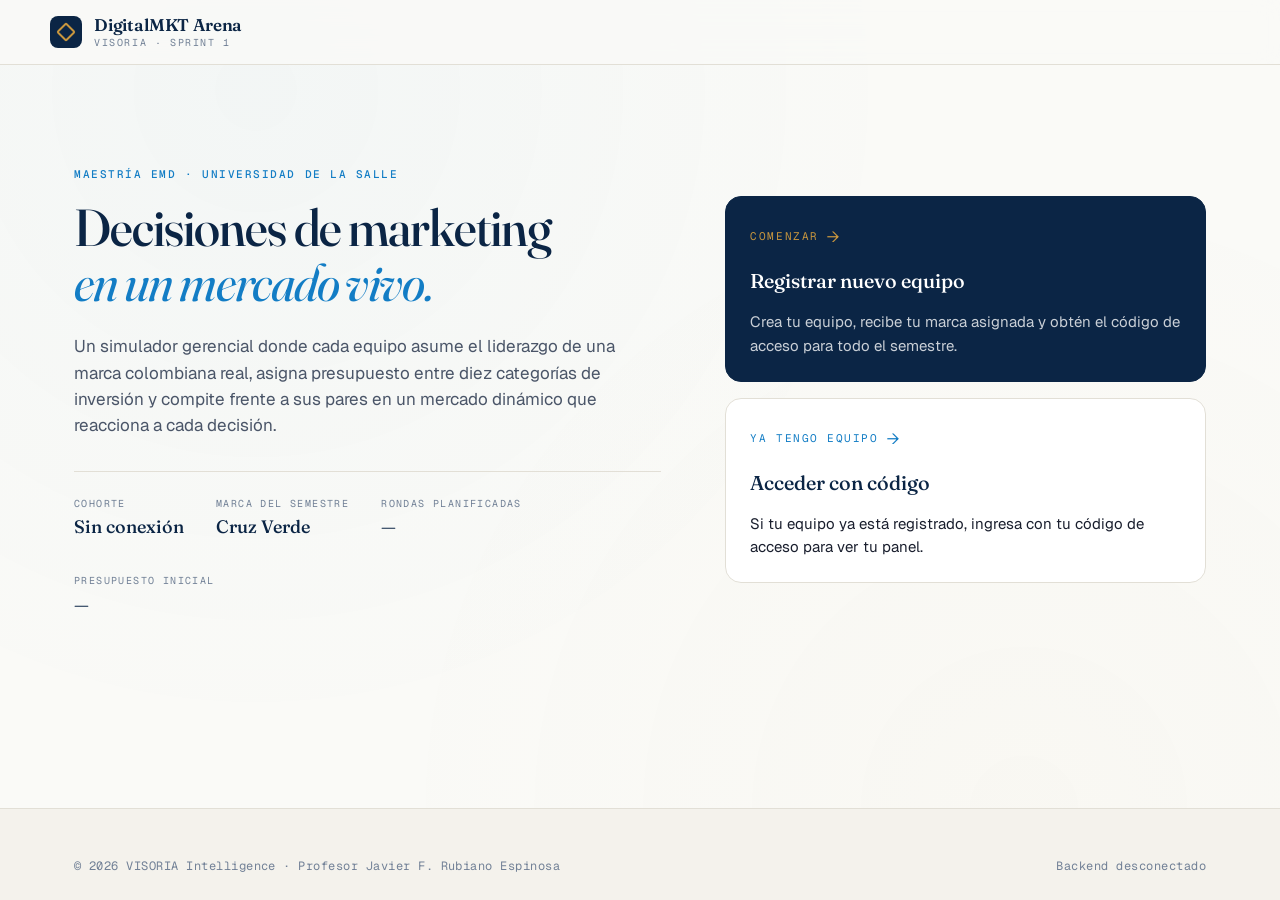
<file: simulador/index.html>
<!DOCTYPE html>
<!--
  ════════════════════════════════════════════════════════════════
  DigitalMKT Arena · VISORIA Intelligence
  © 2026 Profesor Javier Fernando Rubiano Espinosa. Todos los derechos reservados.

  Esta plataforma es propiedad intelectual de VISORIA Intelligence y
  Profesor Javier Fernando Rubiano Espinosa. Su uso está restringido a fines
  académicos dentro de la Maestría en E-commerce y Marketing Digital
  de la Universidad de La Salle.

  PROHIBIDO:
  - Reproducir, copiar, modificar o distribuir el código sin autorización
  - Usar el código en proyectos derivados sin licencia escrita
  - Reutilizar el método pedagógico ni el motor de simulación
  - Comercializar versiones derivadas

  Contacto para licenciamiento: jfrubiano72@unisalle.edu.co
  Más información: javierrubiano.com
  ════════════════════════════════════════════════════════════════
-->
<html lang="es">
<head>
  <meta charset="UTF-8">
  <meta name="viewport" content="width=device-width, initial-scale=1.0">
  <title>DigitalMKT Arena · Simulador Gerencial</title>
    <meta name="copyright" content="© 2026 VISORIA Intelligence · Profesor Javier Fernando Rubiano Espinosa">
  <meta name="author" content="Profesor Javier Fernando Rubiano Espinosa · VISORIA Intelligence">
  <meta name="rights" content="Todos los derechos reservados">
  <meta name="terms" content="Uso académico exclusivo para Maestría EMD · Universidad de La Salle">
  <meta name="license" content="Propietario · Contacto para licencias: jfrubiano72@unisalle.edu.co">
<meta name="description" content="Simulador competitivo de Analítica Digital de la Maestría EMD de la Universidad de La Salle. VISORIA Intelligence.">
  <link rel="stylesheet" href="css/main.css">
</head>
<body>

  <header class="site-header">
    <div class="container site-header-inner">
      <a href="index.html" class="brand">
        <span class="brand-mark"></span>
        <span class="brand-text">
          <strong>DigitalMKT Arena</strong>
          <span>VISORIA · Sprint 1</span>
        </span>
      </a>
    </div>
  </header>

  <main>
    <section class="hero">
      <div class="container">
        <div class="hero-grid">
          <div>
            <span class="eyebrow">Maestría EMD · Universidad de La Salle</span>
            <h1 class="hero-title">
              Decisiones de marketing<br>
              <span class="line-2">en un mercado vivo.</span>
            </h1>
            <p class="lead">
              Un simulador gerencial donde cada equipo asume el liderazgo de una marca colombiana
              real, asigna presupuesto entre diez categorías de inversión y compite frente a sus pares
              en un mercado dinámico que reacciona a cada decisión.
            </p>

            <div class="hero-meta">
              <div class="hero-meta-item">
                <span class="label">Cohorte</span>
                <span class="value" id="hero-cohorte">Cargando…</span>
              </div>
              <div class="hero-meta-item">
                <span class="label">Marca del semestre</span>
                <span class="value" id="hero-marcas">Cruz Verde</span>
              </div>
              <div class="hero-meta-item">
                <span class="label">Rondas planificadas</span>
                <span class="value" id="hero-rondas">—</span>
              </div>
              <div class="hero-meta-item">
                <span class="label">Presupuesto inicial</span>
                <span class="value" id="hero-presupuesto">—</span>
              </div>
            </div>
          </div>

          <div class="hero-cta-stack">
            <a href="registro.html" class="cta-card primary">
              <span class="cta-eyebrow">
                <span>Comenzar</span>
                <span class="cta-arrow">→</span>
              </span>
              <h3>Registrar nuevo equipo</h3>
              <p>Crea tu equipo, recibe tu marca asignada y obtén el código de acceso para todo el semestre.</p>
            </a>

            <a href="acceso.html" class="cta-card">
              <span class="cta-eyebrow">
                <span>Ya tengo equipo</span>
                <span class="cta-arrow">→</span>
              </span>
              <h3>Acceder con código</h3>
              <p>Si tu equipo ya está registrado, ingresa con tu código de acceso para ver tu panel.</p>
            </a>
          </div>
        </div>
      </div>
    </section>
  </main>

  <footer class="site-footer">
    <div class="container site-footer-inner">
      <span>© 2026 VISORIA Intelligence · Profesor Javier F. Rubiano Espinosa</span>
      <span id="footer-status">Backend conectado</span>
    </div>
  </footer>

  <script src="js/api-client.js"></script>
  <script src="js/auth.js"></script>
  <script>
    (async function () {
      try {
        const cfg = await DMKTApi.obtenerConfigJuego();
        document.getElementById('hero-cohorte').textContent = cfg.cohorte.nombre || cfg.cohorte.cohorte_id;
        document.getElementById('hero-rondas').textContent =
          (cfg.parametros && cfg.parametros.num_rondas && cfg.parametros.num_rondas.valor) || cfg.cohorte.num_rondas || '—';
        const presup = (cfg.parametros && cfg.parametros.presupuesto_inicial && cfg.parametros.presupuesto_inicial.valor) || cfg.cohorte.presupuesto_inicial;
        document.getElementById('hero-presupuesto').textContent =
          presup ? '$ ' + DMKTUtils.formatearAbreviado(presup) + ' COP' : '—';
        // La "Marca del semestre" está hardcodeada en el HTML (Cruz Verde).
        // No se consulta al backend porque todos los equipos juegan la misma marca.
      } catch (e) {
        document.getElementById('hero-cohorte').textContent = 'Sin conexión';
        document.getElementById('footer-status').textContent = 'Backend desconectado';
        console.warn('Error cargando configuración:', e);
      }
    })();

    if (DMKTAuth.haySesion()) {
      const sesion = DMKTAuth.leerSesion();
      const stack = document.querySelector('.hero-cta-stack');
      const acceso = document.createElement('a');
      acceso.href = 'panel.html';
      acceso.className = 'cta-card';
      acceso.style.borderColor = 'var(--gold)';
      acceso.style.background = 'var(--gold-pale)';
      acceso.innerHTML =
        '<span class="cta-eyebrow gold" style="color: var(--gold);">' +
          '<span>Sesión activa</span>' +
          '<span class="cta-arrow">→</span>' +
        '</span>' +
        '<h3>Volver al panel de ' + DMKTUtils.escapeHtml(sesion.equipo.nombre_equipo) + '</h3>' +
        '<p>Tu sesión sigue activa en este navegador. Continúa donde lo dejaste.</p>';
      stack.insertBefore(acceso, stack.firstChild);
    }
  </script>


  <script>
    // ============================================================
    // DigitalMKT Arena · VISORIA Intelligence · © 2026
    // Protección y disuasión contra copia no autorizada
    // ============================================================
    (function() {
      // Banner con bordes Unicode (siempre visible, no depende de colores)
      var banner = [
        '',
        '+--------------------------------------------------------------------+',
        '|   DigitalMKT Arena  ·  VISORIA Intelligence  ·  (C) 2026           |',
        '|   Profesor Javier Fernando Rubiano Espinosa                         |',
        '|   Todos los derechos reservados                                      |',
        '+--------------------------------------------------------------------+',
        '|   Este codigo y sistema son propiedad intelectual privada.          |',
        '|   Uso academico exclusivo de la Maestria EMD - Universidad La Salle.|',
        '|                                                                      |',
        '|   PROHIBIDO reproducir, copiar, modificar o redistribuir sin        |',
        '|   autorizacion escrita del autor.                                    |',
        '|                                                                      |',
        '|   Licenciamiento:    jfrubiano72@unisalle.edu.co                    |',
        '|   Mas informacion:   javierrubiano.com                              |',
        '+--------------------------------------------------------------------+',
        ''
      ].join('\n');

      // Mensaje plano (siempre visible en cualquier consola)
      console.log(banner);

      // Banners con colores de alto contraste (refuerzo visual)
      console.log('%c DigitalMKT Arena ',
        'background:#C8963E;color:#FFFFFF;font-size:16px;font-weight:bold;padding:8px 16px;border-radius:4px;');
      console.log('%c (c) 2026 VISORIA Intelligence - Profesor Javier Fernando Rubiano Espinosa ',
        'background:#0B2545;color:#FFFFFF;font-size:12px;padding:8px 14px;border-radius:4px;');
      console.log('%c ALERTA: Copia o reutilizacion no autorizada constituye infraccion de derechos de autor ',
        'background:#C0392B;color:#FFFFFF;font-size:11px;font-weight:bold;padding:8px 14px;border-radius:4px;');
      console.log('%c Licencias: jfrubiano72@unisalle.edu.co ',
        'background:#137DC5;color:#FFFFFF;font-size:11px;padding:8px 14px;border-radius:4px;');

      document.addEventListener('contextmenu', function(e) {
        var tag = (e.target && e.target.tagName) ? e.target.tagName.toLowerCase() : '';
        if (tag !== 'input' && tag !== 'textarea') {
          e.preventDefault();
          return false;
        }
      });
    })();
  </script>

</body>
</html>
</file>
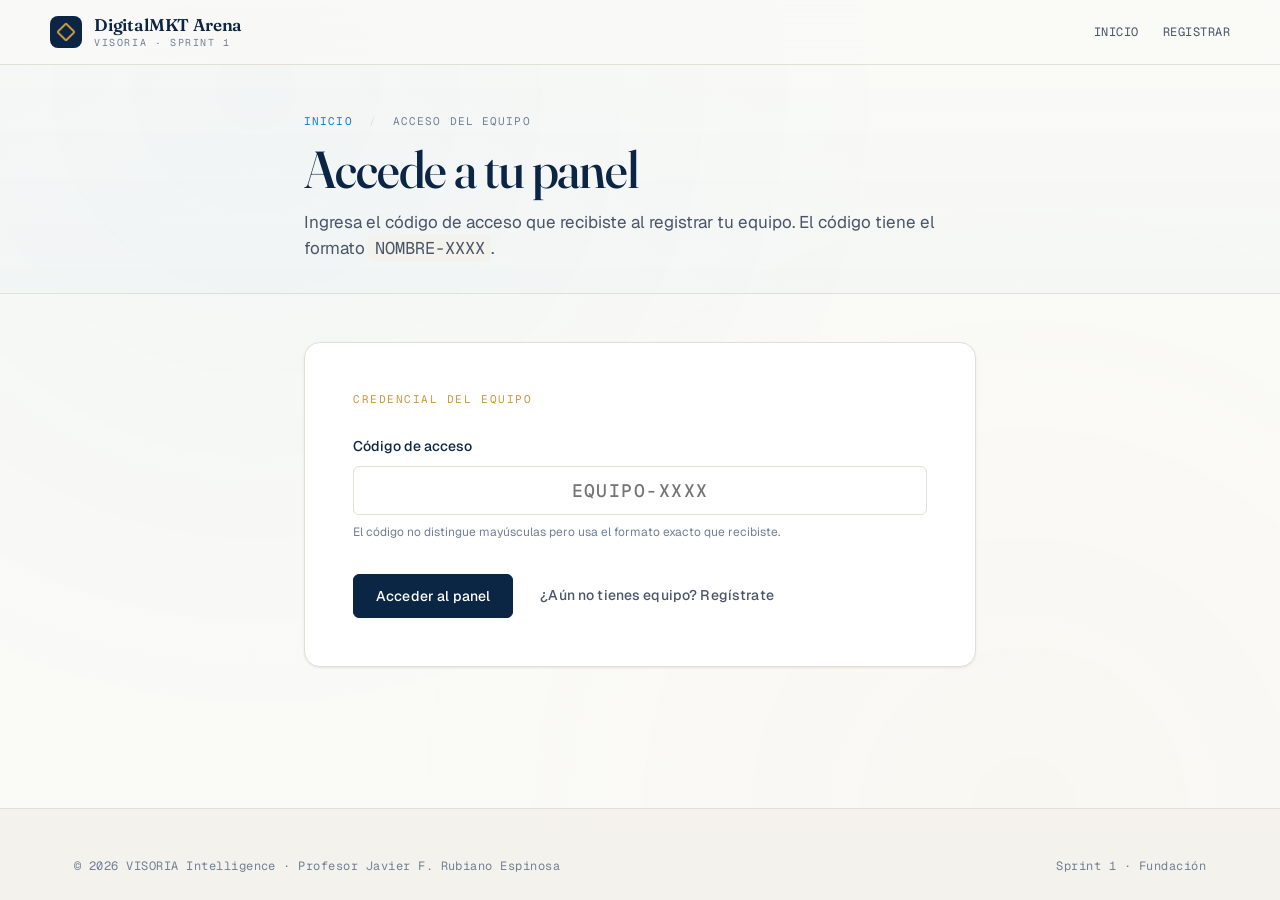
<file: simulador/acceso.html>
<!DOCTYPE html>
<!--
  ════════════════════════════════════════════════════════════════
  DigitalMKT Arena · VISORIA Intelligence
  © 2026 Profesor Javier Fernando Rubiano Espinosa. Todos los derechos reservados.

  Esta plataforma es propiedad intelectual de VISORIA Intelligence y
  Profesor Javier Fernando Rubiano Espinosa. Su uso está restringido a fines
  académicos dentro de la Maestría en E-commerce y Marketing Digital
  de la Universidad de La Salle.

  PROHIBIDO:
  - Reproducir, copiar, modificar o distribuir el código sin autorización
  - Usar el código en proyectos derivados sin licencia escrita
  - Reutilizar el método pedagógico ni el motor de simulación
  - Comercializar versiones derivadas

  Contacto para licenciamiento: jfrubiano72@unisalle.edu.co
  Más información: javierrubiano.com
  ════════════════════════════════════════════════════════════════
-->
<html lang="es">
<head>
  <meta charset="UTF-8">
  <meta name="viewport" content="width=device-width, initial-scale=1.0">
  <title>Acceder · DigitalMKT Arena</title>
    <meta name="copyright" content="© 2026 VISORIA Intelligence · Profesor Javier Fernando Rubiano Espinosa">
  <meta name="author" content="Profesor Javier Fernando Rubiano Espinosa · VISORIA Intelligence">
  <meta name="rights" content="Todos los derechos reservados">
  <meta name="terms" content="Uso académico exclusivo para Maestría EMD · Universidad de La Salle">
  <meta name="license" content="Propietario · Contacto para licencias: jfrubiano72@unisalle.edu.co">
<link rel="stylesheet" href="css/main.css">
</head>
<body>

  <header class="site-header">
    <div class="container site-header-inner">
      <a href="index.html" class="brand">
        <span class="brand-mark"></span>
        <span class="brand-text">
          <strong>DigitalMKT Arena</strong>
          <span>VISORIA · Sprint 1</span>
        </span>
      </a>
      <nav class="site-nav">
        <a href="index.html">Inicio</a>
        <a href="registro.html">Registrar</a>
      </nav>
    </div>
  </header>

  <main>
    <div class="page-header">
      <div class="container container-narrow">
        <div class="page-header-inner">
          <span class="breadcrumb">
            <a href="index.html">Inicio</a>
            <span class="sep">/</span>
            <span>Acceso del equipo</span>
          </span>
          <h1>Accede a tu panel</h1>
          <p class="lead">
            Ingresa el código de acceso que recibiste al registrar tu equipo. El código tiene
            el formato <code style="font-family: var(--font-mono); background: var(--bone); padding: 2px 6px; border-radius: 4px;">NOMBRE-XXXX</code>.
          </p>
        </div>
      </div>
    </div>

    <div class="container container-narrow">
      <form id="form-acceso" class="form-card" novalidate>
        <div class="form-section">
          <span class="form-section-title">Credencial del equipo</span>

          <div class="field">
            <label for="codigo_acceso">Código de acceso</label>
            <input type="text" id="codigo_acceso" name="codigo_acceso" required
                   class="code-input"
                   placeholder="EQUIPO-XXXX"
                   autocomplete="off"
                   spellcheck="false"
                   autocapitalize="characters">
            <span class="hint">El código no distingue mayúsculas pero usa el formato exacto que recibiste.</span>
          </div>
        </div>

        <div class="form-actions">
          <button type="submit" class="btn btn-primary" id="btn-submit">
            <span id="btn-text">Acceder al panel</span>
          </button>
          <a href="registro.html" class="btn btn-ghost">¿Aún no tienes equipo? Regístrate</a>
        </div>
      </form>
    </div>
  </main>

  <footer class="site-footer">
    <div class="container site-footer-inner">
      <span>© 2026 VISORIA Intelligence · Profesor Javier F. Rubiano Espinosa</span>
      <span>Sprint 1 · Fundación</span>
    </div>
  </footer>

  <script src="js/api-client.js"></script>
  <script src="js/auth.js"></script>
  <script>
    if (DMKTAuth.haySesion()) {
      window.location.href = 'panel.html';
    }

    const form = document.getElementById('form-acceso');
    const btnSubmit = document.getElementById('btn-submit');
    const btnText = document.getElementById('btn-text');
    const inputCodigo = document.getElementById('codigo_acceso');

    inputCodigo.addEventListener('input', function () {
      this.value = this.value.toUpperCase();
    });

    form.addEventListener('submit', async function (e) {
      e.preventDefault();
      const codigo = inputCodigo.value.trim().toUpperCase();

      if (!codigo) {
        DMKTUtils.toast('Ingresa tu código de acceso', 'error');
        return;
      }

      btnSubmit.disabled = true;
      btnText.textContent = 'Verificando…';

      try {
        const data = await DMKTApi.autenticarEquipo(codigo);
        DMKTAuth.guardarSesion(data.equipo, codigo);
        DMKTUtils.toast('Bienvenidos de vuelta, ' + data.equipo.nombre_equipo, 'ok');
        setTimeout(() => { window.location.href = 'panel.html'; }, 600);
      } catch (err) {
        DMKTUtils.toast(err.message || 'Código inválido', 'error', 'No fue posible iniciar sesión');
        btnSubmit.disabled = false;
        btnText.textContent = 'Acceder al panel';
      }
    });
  </script>


  <script>
    // ============================================================
    // DigitalMKT Arena · VISORIA Intelligence · © 2026
    // Protección y disuasión contra copia no autorizada
    // ============================================================
    (function() {
      // Banner con bordes Unicode (siempre visible, no depende de colores)
      var banner = [
        '',
        '+--------------------------------------------------------------------+',
        '|   DigitalMKT Arena  ·  VISORIA Intelligence  ·  (C) 2026           |',
        '|   Profesor Javier Fernando Rubiano Espinosa                         |',
        '|   Todos los derechos reservados                                      |',
        '+--------------------------------------------------------------------+',
        '|   Este codigo y sistema son propiedad intelectual privada.          |',
        '|   Uso academico exclusivo de la Maestria EMD - Universidad La Salle.|',
        '|                                                                      |',
        '|   PROHIBIDO reproducir, copiar, modificar o redistribuir sin        |',
        '|   autorizacion escrita del autor.                                    |',
        '|                                                                      |',
        '|   Licenciamiento:    jfrubiano72@unisalle.edu.co                    |',
        '|   Mas informacion:   javierrubiano.com                              |',
        '+--------------------------------------------------------------------+',
        ''
      ].join('\n');

      // Mensaje plano (siempre visible en cualquier consola)
      console.log(banner);

      // Banners con colores de alto contraste (refuerzo visual)
      console.log('%c DigitalMKT Arena ',
        'background:#C8963E;color:#FFFFFF;font-size:16px;font-weight:bold;padding:8px 16px;border-radius:4px;');
      console.log('%c (c) 2026 VISORIA Intelligence - Profesor Javier Fernando Rubiano Espinosa ',
        'background:#0B2545;color:#FFFFFF;font-size:12px;padding:8px 14px;border-radius:4px;');
      console.log('%c ALERTA: Copia o reutilizacion no autorizada constituye infraccion de derechos de autor ',
        'background:#C0392B;color:#FFFFFF;font-size:11px;font-weight:bold;padding:8px 14px;border-radius:4px;');
      console.log('%c Licencias: jfrubiano72@unisalle.edu.co ',
        'background:#137DC5;color:#FFFFFF;font-size:11px;padding:8px 14px;border-radius:4px;');

      document.addEventListener('contextmenu', function(e) {
        var tag = (e.target && e.target.tagName) ? e.target.tagName.toLowerCase() : '';
        if (tag !== 'input' && tag !== 'textarea') {
          e.preventDefault();
          return false;
        }
      });
    })();
  </script>

</body>
</html>
</file>
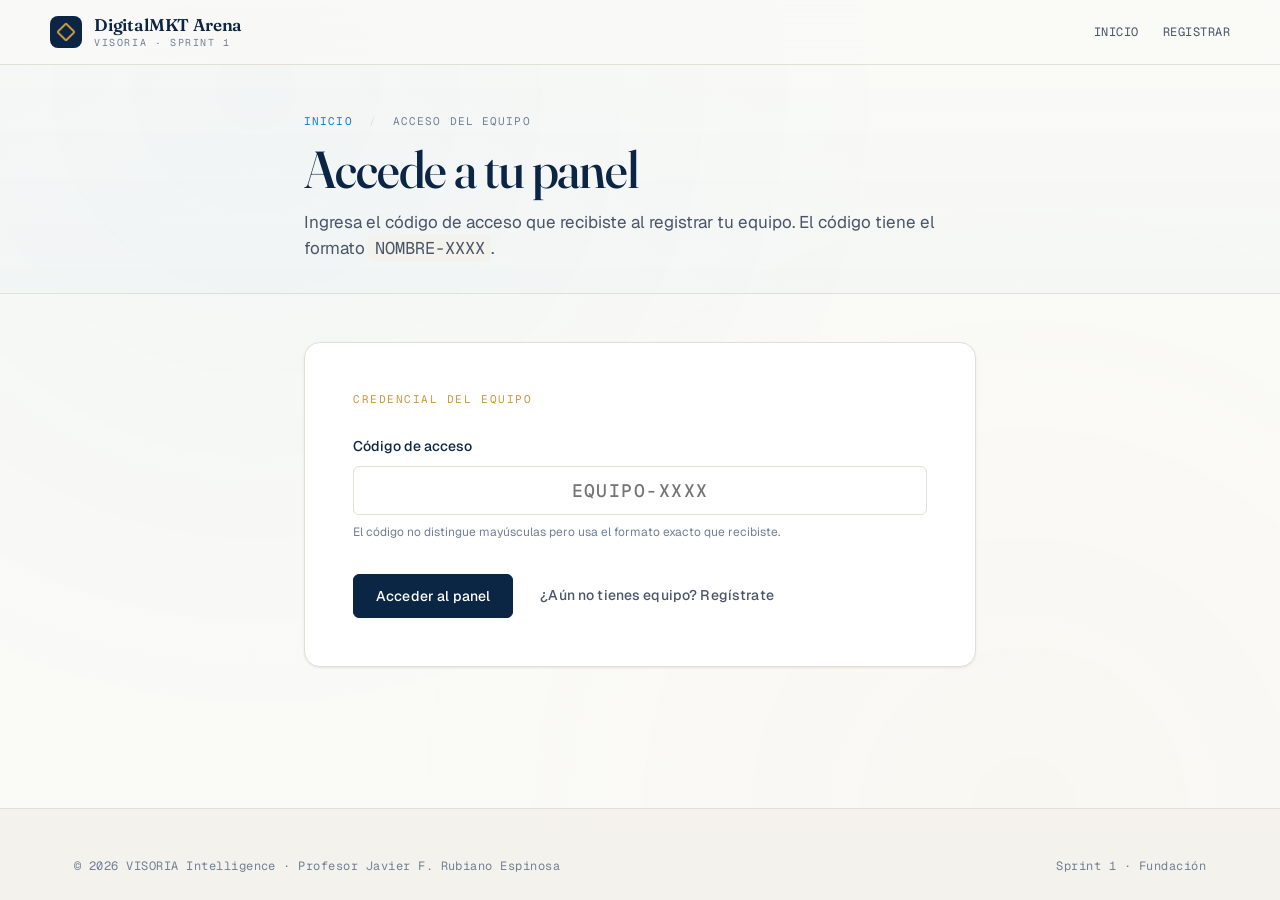
<file: simulador/jugada.html>
<!DOCTYPE html>
<!--
  ════════════════════════════════════════════════════════════════
  DigitalMKT Arena · VISORIA Intelligence
  © 2026 Profesor Javier Fernando Rubiano Espinosa. Todos los derechos reservados.

  Esta plataforma es propiedad intelectual de VISORIA Intelligence y
  Profesor Javier Fernando Rubiano Espinosa. Su uso está restringido a fines
  académicos dentro de la Maestría en E-commerce y Marketing Digital
  de la Universidad de La Salle.

  PROHIBIDO:
  - Reproducir, copiar, modificar o distribuir el código sin autorización
  - Usar el código en proyectos derivados sin licencia escrita
  - Reutilizar el método pedagógico ni el motor de simulación
  - Comercializar versiones derivadas

  Contacto para licenciamiento: jfrubiano72@unisalle.edu.co
  Más información: javierrubiano.com
  ════════════════════════════════════════════════════════════════
-->
<html lang="es">
<head>
  <meta charset="UTF-8">
  <meta name="viewport" content="width=device-width, initial-scale=1.0">
  <title>Jugada · DigitalMKT Arena</title>
    <meta name="copyright" content="© 2026 VISORIA Intelligence · Profesor Javier Fernando Rubiano Espinosa">
  <meta name="author" content="Profesor Javier Fernando Rubiano Espinosa · VISORIA Intelligence">
  <meta name="rights" content="Todos los derechos reservados">
  <meta name="terms" content="Uso académico exclusivo para Maestría EMD · Universidad de La Salle">
  <meta name="license" content="Propietario · Contacto para licencias: jfrubiano72@unisalle.edu.co">
<link rel="stylesheet" href="css/main.css">
  <style>
    /* Estilos específicos de la página de jugada */
    .jugada-header {
      background: linear-gradient(135deg, var(--navy) 0%, var(--navy-deep) 100%);
      color: white;
      padding: var(--space-7) 0 var(--space-6);
      position: relative;
      overflow: hidden;
    }
    .jugada-header::before {
      content: '';
      position: absolute;
      top: -60px; right: -60px;
      width: 280px; height: 280px;
      background: radial-gradient(circle, rgba(200, 150, 62, 0.15), transparent 60%);
      pointer-events: none;
    }
    .jugada-header h1 { color: white; }
    .jugada-header .breadcrumb { color: rgba(255,255,255,0.6); }
    .jugada-header .breadcrumb a { color: var(--gold-soft); }

    .ronda-tag {
      display: inline-block;
      font-family: var(--font-mono);
      font-size: 11px;
      letter-spacing: 0.16em;
      text-transform: uppercase;
      color: var(--gold);
      border: 1px solid rgba(200, 150, 62, 0.4);
      padding: 4px 10px;
      border-radius: 100px;
      margin-bottom: var(--space-3);
    }

    .presupuesto-tracker {
      position: sticky;
      top: 56px;
      z-index: 20;
      background: var(--navy);
      color: white;
      padding: var(--space-4) 0;
      box-shadow: 0 4px 12px rgba(11, 37, 69, 0.15);
      border-bottom: 1px solid rgba(255,255,255,0.1);
    }
    .presupuesto-tracker-inner {
      display: flex; justify-content: space-between; align-items: center; gap: var(--space-4);
      flex-wrap: wrap;
    }
    .tracker-stat {
      display: flex; flex-direction: column; gap: 2px;
    }
    .tracker-stat .label {
      font-family: var(--font-mono); font-size: 10px;
      letter-spacing: 0.14em; text-transform: uppercase;
      color: rgba(255,255,255,0.6);
    }
    .tracker-stat .value {
      font-family: var(--font-display); font-size: 22px;
      font-weight: 500; line-height: 1;
    }
    .tracker-stat .value.gold { color: var(--gold-soft); }
    .tracker-stat .value.warn { color: #FFA94D; }
    .tracker-stat .value.error { color: #FF6B6B; }
    .tracker-stat .value.ok { color: #69DB7C; }

    .bar-wrapper {
      flex: 1; min-width: 200px;
      height: 8px; background: rgba(255,255,255,0.12);
      border-radius: 100px; overflow: hidden;
      position: relative;
    }
    .bar-fill {
      height: 100%; background: var(--gold);
      transition: width 0.25s ease, background 0.25s ease;
      border-radius: 100px;
    }
    .bar-fill.warn { background: #FFA94D; }
    .bar-fill.error { background: #FF6B6B; }

    /* Categorías */
    .categorias-grid {
      display: grid; grid-template-columns: 1fr;
      gap: var(--space-4);
      margin-top: var(--space-6);
    }
    @media (min-width: 700px) {
      .categorias-grid { grid-template-columns: 1fr 1fr; }
    }

    .categoria {
      background: white;
      border: 1px solid var(--line);
      border-radius: var(--radius-md);
      padding: var(--space-5);
      transition: border-color 0.15s ease, box-shadow 0.15s ease;
    }
    .categoria:focus-within {
      border-color: var(--teal);
      box-shadow: 0 0 0 3px var(--teal-pale);
    }
    .categoria-header {
      display: flex; justify-content: space-between; align-items: flex-start;
      gap: var(--space-3); margin-bottom: var(--space-3);
    }
    .categoria-tag {
      font-family: var(--font-mono); font-size: 10px;
      letter-spacing: 0.14em; text-transform: uppercase;
      color: var(--teal); margin-bottom: var(--space-1);
    }
    .categoria-name {
      font-family: var(--font-display); font-size: 18px;
      color: var(--navy); font-weight: 500; line-height: 1.2;
    }
    .categoria-desc {
      font-size: 13px; color: var(--ink-soft);
      line-height: 1.5; margin-bottom: var(--space-3);
    }

    /* Desplegable de explicación pedagógica */
    .categoria-detalle {
      margin-bottom: var(--space-3);
      border-top: 1px dashed var(--line);
      padding-top: var(--space-2);
    }
    .categoria-detalle summary {
      list-style: none;
      cursor: pointer;
      display: flex;
      align-items: center;
      gap: 8px;
      padding: 8px 0;
      font-family: var(--font-mono);
      font-size: 11px;
      letter-spacing: 0.12em;
      text-transform: uppercase;
      color: var(--gold);
      transition: color 0.15s ease;
    }
    .categoria-detalle summary::-webkit-details-marker { display: none; }
    .categoria-detalle summary::marker { content: ''; }
    .categoria-detalle summary:hover { color: var(--navy); }
    .summary-arrow {
      display: inline-block;
      transition: transform 0.2s ease;
      font-size: 14px;
      color: var(--gold);
    }
    .categoria-detalle[open] .summary-arrow { transform: rotate(90deg); }
    .categoria-detalle[open] summary { color: var(--navy); margin-bottom: var(--space-2); }

    .detalle-content {
      background: var(--bone);
      border-radius: var(--radius-sm);
      padding: var(--space-3);
      margin-bottom: var(--space-3);
      animation: detalle-fade-in 0.25s ease-out;
    }
    @keyframes detalle-fade-in {
      from { opacity: 0; transform: translateY(-4px); }
      to { opacity: 1; transform: translateY(0); }
    }
    .detalle-block { margin-bottom: var(--space-2); }
    .detalle-block:last-child { margin-bottom: 0; }
    .detalle-label {
      display: block;
      font-family: var(--font-mono);
      font-size: 9px;
      letter-spacing: 0.16em;
      text-transform: uppercase;
      color: var(--teal);
      margin-bottom: 4px;
      font-weight: 600;
    }
    .detalle-block p {
      font-size: 13px;
      line-height: 1.55;
      color: var(--ink);
      margin: 0;
    }
    .detalle-block p.kpi-list {
      font-family: var(--font-mono);
      font-size: 12px;
      color: var(--ink-soft);
    }
    .detalle-tip {
      background: white;
      border-left: 3px solid var(--gold);
      padding: 10px 12px;
      border-radius: 4px;
      margin-top: var(--space-3);
    }
    .detalle-tip-label {
      display: block;
      font-family: var(--font-mono);
      font-size: 9px;
      letter-spacing: 0.16em;
      text-transform: uppercase;
      color: var(--gold);
      margin-bottom: 4px;
      font-weight: 600;
    }
    .detalle-tip p {
      font-size: 13px;
      line-height: 1.55;
      color: var(--navy);
      margin: 0;
      font-style: italic;
    }
    .categoria-input-wrap {
      position: relative;
      display: flex; align-items: center;
      gap: var(--space-2);
    }
    .categoria-input-wrap .currency {
      font-family: var(--font-mono); font-size: 13px;
      color: var(--ink-muted);
    }
    .categoria-input {
      flex: 1; padding: 10px 12px;
      border: 1px solid var(--line); border-radius: var(--radius-sm);
      font-family: var(--font-mono); font-size: 15px;
      text-align: right; font-weight: 500;
      transition: border-color 0.15s ease;
    }
    .categoria-input:focus {
      outline: none; border-color: var(--teal);
    }
    .categoria-input.has-value { color: var(--navy); }
    .quick-buttons {
      display: flex; gap: 4px; margin-top: var(--space-2);
      flex-wrap: wrap;
    }
    .quick-btn {
      font-family: var(--font-mono); font-size: 10px;
      padding: 3px 8px; border-radius: 100px;
      background: var(--bone); border: 1px solid var(--line);
      cursor: pointer; transition: all 0.15s ease;
      color: var(--ink-soft);
    }
    .quick-btn:hover {
      background: var(--teal-pale); border-color: var(--teal);
      color: var(--teal);
    }

    /* Modal resultado */
    .resultado-banner {
      padding: var(--space-5);
      border-radius: var(--radius-md);
      margin-bottom: var(--space-5);
      text-align: center;
    }
    .resultado-banner.ok { background: var(--teal-pale); border: 1px solid var(--teal-soft); }
    .resultado-banner.warn { background: var(--gold-pale); border: 1px solid var(--gold-soft); }
    .resultado-stats {
      display: grid; grid-template-columns: 1fr 1fr;
      gap: var(--space-3);
      margin-bottom: var(--space-5);
    }
    .resultado-stat {
      background: white; border: 1px solid var(--line);
      border-radius: var(--radius-sm); padding: var(--space-3);
      text-align: center;
    }
    .resultado-stat .label {
      font-family: var(--font-mono); font-size: 10px;
      letter-spacing: 0.14em; text-transform: uppercase;
      color: var(--ink-muted); display: block; margin-bottom: var(--space-1);
    }
    .resultado-stat .value {
      font-family: var(--font-display); font-size: 22px;
      color: var(--navy); font-weight: 500;
    }
    .resultado-stat .delta {
      font-size: 11px; color: var(--ok); margin-left: 4px;
    }
    .resultado-stat .delta.neg { color: var(--error); }

    .nota-motor {
      background: var(--bone); border-left: 4px solid var(--gold);
      padding: var(--space-4); border-radius: var(--radius-sm);
      font-family: var(--font-display); font-style: italic;
      font-size: 15px; line-height: 1.5;
      color: var(--ink);
      margin-bottom: var(--space-5);
    }

    /* Footer fijo de acción */
    .action-bar {
      position: sticky; bottom: 0;
      background: var(--paper);
      border-top: 1px solid var(--line);
      padding: var(--space-4) 0;
      z-index: 15;
      box-shadow: 0 -4px 12px rgba(11, 37, 69, 0.06);
    }
    .action-bar-inner {
      display: flex; justify-content: space-between; align-items: center;
      gap: var(--space-3); flex-wrap: wrap;
    }
  </style>
</head>
<body>

  <header class="site-header">
    <div class="container site-header-inner">
      <a href="index.html" class="brand">
        <span class="brand-mark"></span>
        <span class="brand-text">
          <strong>DigitalMKT Arena</strong>
          <span>VISORIA · SPRINT 2</span>
        </span>
      </a>
      <nav class="site-nav">
        <a href="panel.html">← Volver al panel</a>
      </nav>
    </div>
  </header>

  <!-- LOADER -->
  <div id="loader" class="loading">
    <span class="spinner"></span>
    <span>Cargando datos de la jugada…</span>
  </div>

  <main id="main-content" class="hidden">

    <!-- HEADER OSCURO CON CONTEXTO -->
    <section class="jugada-header">
      <div class="container">
        <span class="breadcrumb">
          <a href="panel.html">Panel</a>
          <span class="sep">/</span>
          <span>Nueva jugada</span>
        </span>
        <span class="ronda-tag" id="ronda-tag">Ronda —</span>
        <h1>Jugada de <span id="equipo-nombre" class="italic-display" style="color: var(--gold-soft);">—</span></h1>
        <p style="color: rgba(255,255,255,0.78); max-width: 60ch; margin-top: var(--space-3);">
          Asigna tu presupuesto entre las 10 categorías de decisión. Cuando termines, envía
          la jugada y verás los resultados al instante.
        </p>
      </div>
    </section>

    <!-- TRACKER DE PRESUPUESTO (sticky) -->
    <section class="presupuesto-tracker">
      <div class="container presupuesto-tracker-inner">
        <div class="tracker-stat">
          <span class="label">Presupuesto disponible</span>
          <span class="value gold" id="tracker-disponible">—</span>
        </div>
        <div class="bar-wrapper">
          <div class="bar-fill" id="bar-fill" style="width: 0%"></div>
        </div>
        <div class="tracker-stat" style="text-align: right;">
          <span class="label">Asignado</span>
          <span class="value" id="tracker-asignado">$ 0</span>
        </div>
        <div class="tracker-stat" style="text-align: right;">
          <span class="label">Restante</span>
          <span class="value ok" id="tracker-restante">—</span>
        </div>
      </div>
    </section>

    <!-- FORMULARIO DE CATEGORÍAS -->
    <div class="container" style="padding-top: var(--space-6); padding-bottom: var(--space-6);">

      <div style="background: var(--gold-pale); border: 1px solid var(--gold-soft); border-radius: var(--radius-sm); padding: var(--space-3) var(--space-4); margin-bottom: var(--space-5); font-size: 13px; color: var(--navy);">
        <strong style="color: var(--gold);">Pista:</strong>
        Toca <strong>"¿Cómo decidir?"</strong> en cada categoría para ver una explicación pedagógica contextualizada para Cruz Verde, con KPIs que afecta y un tip práctico.
      </div>

      <form id="form-jugada" onsubmit="return false;">
        <div class="categorias-grid" id="categorias-grid">
          <!-- Las categorías se generan por JS -->
        </div>
      </form>
    </div>

    <!-- BARRA DE ACCIÓN FIJA -->
    <div class="action-bar">
      <div class="container action-bar-inner">
        <span style="font-size: 13px; color: var(--ink-muted);" id="action-status">
          Asigna al menos $10.000.000 para poder enviar la jugada.
        </span>
        <div style="display: flex; gap: var(--space-3);">
          <button type="button" class="btn btn-ghost" id="btn-reset">Limpiar todo</button>
          <button type="button" class="btn btn-primary" id="btn-enviar" disabled>
            <span id="btn-enviar-text">Enviar jugada</span>
          </button>
        </div>
      </div>
    </div>
  </main>

  <!-- MODAL DE RESULTADO -->
  <div id="modal-resultado" class="modal-backdrop hidden" role="dialog" aria-modal="true">
    <div class="modal" style="max-width: 640px;">
      <span class="modal-eyebrow">Jugada procesada</span>
      <h2 id="modal-titulo">Resultados de tu ronda</h2>

      <div class="modal-body">
        <div class="resultado-banner ok" id="resultado-banner">
          <div style="font-family: var(--font-mono); font-size: 11px; letter-spacing: 0.14em; text-transform: uppercase; color: var(--ink-muted); margin-bottom: var(--space-2);">VENTAS DE LA RONDA</div>
          <div style="font-family: var(--font-display); font-size: 42px; font-weight: 500; color: var(--navy); line-height: 1;" id="resultado-ventas">$ —</div>
          <div style="font-size: 13px; color: var(--ink-muted); margin-top: var(--space-2);">
            ROAS: <strong id="resultado-roas">—</strong> · Conversiones: <strong id="resultado-conversiones">—</strong>
          </div>
        </div>

        <div class="resultado-stats">
          <div class="resultado-stat">
            <span class="label">Brand Equity</span>
            <span class="value" id="resultado-brand">—</span>
            <span class="delta" id="resultado-brand-delta"></span>
          </div>
          <div class="resultado-stat">
            <span class="label">Seguidores nuevos</span>
            <span class="value" id="resultado-seguidores">—</span>
          </div>
          <div class="resultado-stat">
            <span class="label">Presupuesto restante</span>
            <span class="value" id="resultado-presupuesto">—</span>
          </div>
          <div class="resultado-stat">
            <span class="label">Ronda completada</span>
            <span class="value" id="resultado-ronda">—</span>
          </div>
        </div>

        <div class="nota-motor">
          <span style="font-family: var(--font-mono); font-style: normal; font-size: 10px; letter-spacing: 0.14em; text-transform: uppercase; color: var(--gold); display: block; margin-bottom: 8px;">Observación del simulador:</span>
          <span id="resultado-nota">—</span>
        </div>

        <div id="resultado-proxima-info" class="hidden" style="margin-top: var(--space-4); padding: 14px 18px; background: var(--gold-pale); border: 1px solid var(--gold-soft); border-radius: var(--radius-sm); font-size: 14px; color: var(--ink); line-height: 1.5;">
          <!-- Se rellena por JS -->
        </div>
      </div>

      <div class="modal-actions">
        <a href="panel.html" class="btn btn-primary">Volver al panel →</a>
      </div>
    </div>
  </div>

  <footer class="site-footer">
    <div class="container site-footer-inner">
      <span>© 2026 VISORIA Intelligence · Profesor Javier F. Rubiano Espinosa</span>
      <span>Sprint 2 · Motor de jugada</span>
    </div>
  </footer>

  <script src="js/api-client.js"></script>
  <script src="js/auth.js"></script>
  <script>
    // ===== Verificar sesión =====
    if (!DMKTAuth.haySesion()) {
      window.location.href = 'acceso.html';
    }

    const sesion = DMKTAuth.leerSesion();

    // ===== Catálogo de categorías con explicaciones pedagógicas =====
    // Contextualizado para Cruz Verde (salud retail, farmacia, e-commerce vs Farmatodo/Locatel)
    const CATEGORIAS = [
      {
        id: 'MEDPAG', nombre: 'Medios pagos digitales', tag: 'Captación directa',
        desc: 'Google Ads, Meta Ads, TikTok Ads. Genera conversiones rápidas y ROAS medible.',
        explicacion: {
          que_es: 'Inversión en SEM (Google Ads), Display y Social Ads (Meta, TikTok, LinkedIn). El motor de conversión más eficiente con métricas trazables casi en tiempo real. Para Cruz Verde, los segmentos clave son búsquedas de medicamentos, suplementos y bienestar.',
          cuando: 'Cuando tienes claro tu buyer persona, sitio web optimizado y objetivo medible. Funciona mejor con presupuestos medios-altos por el efecto de aprendizaje del algoritmo. Frente a Farmatodo y Locatel, es donde se libra la batalla por las búsquedas de alta intención.',
          kpis: 'Tráfico pagado · Conversiones · CAC · ROAS · CPC',
          tip: 'No tiene sentido invertir mucho aquí si tu sitio web está descuidado: cada peso en tráfico que cae en un sitio pobre se desperdicia. Para Cruz Verde, la teleconsulta y la app son destinos de conversión clave.'
        }
      },
      {
        id: 'MEDTRAD', nombre: 'Medios pagos tradicionales', tag: 'Awareness masivo',
        desc: 'TV, radio, prensa, vallas. Construye brand equity pero baja trazabilidad.',
        explicacion: {
          que_es: 'TV, radio, prensa, vallas (OOH) y revistas especializadas. Genera alcance masivo y construye reconocimiento de marca, pero la atribución a ventas específicas es difícil. En salud, la TV de horario familiar todavía pesa fuerte en construcción de confianza.',
          cuando: 'Cuando tu objetivo es construir o defender brand equity de largo plazo, lanzar una iniciativa que necesita reconocimiento masivo, o competir por share of voice en categorías donde la confianza importa más que la conversión inmediata.',
          kpis: 'Awareness · Brand equity · Alcance bruto · Cobertura por GRP',
          tip: 'La lección clave es la dificultad de medir el retorno directo. Equipos que invirtieron en medios tradicionales en R1 y R2 verán cómo el brand equity construido les multiplica las conversiones de medios digitales después. Es inversión a largo plazo.'
        }
      },
      {
        id: 'ORGAN', nombre: 'Contenido orgánico / SEO', tag: 'Captación sostenible',
        desc: 'Blog, SEO técnico, optimización SERP. Tráfico gratuito a mediano plazo.',
        explicacion: {
          que_es: 'SEO técnico, SEO de contenido (blog, guías, artículos), y formatos orgánicos en redes (videos, carruseles, reels). El ROI es alto en el tiempo pero la construcción es lenta. Para Cruz Verde, contenido sobre salud y bienestar puede capturar búsquedas de alta intención sin pagar.',
          cuando: 'Cuando piensas en sostenibilidad de tráfico más allá de la inversión paga, cuando tu categoría tiene búsquedas informacionales fuertes (síntomas, medicamentos, dietas), o cuando quieres construir autoridad temática.',
          kpis: 'Tráfico orgánico · Posicionamiento SERP · Engagement · Tiempo en sitio',
          tip: 'El SEO no genera resultados inmediatos: una inversión en R1 verá frutos en R3-R4. Es la inversión con mejor ratio costo-beneficio a largo plazo, pero requiere paciencia. Para salud, contenido confiable y de autor experto es oro.'
        }
      },
      {
        id: 'INFLU', nombre: 'Influencers', tag: 'Awareness + ventas',
        desc: 'Colaboraciones con nano, micro o macro influencers. Mezcla alcance y conversión.',
        explicacion: {
          que_es: 'Colaboraciones con creadores de contenido. Tres tiers: nano (1K-10K seguidores, alta intimidad, bajo costo), micro (10K-100K, mejor ROI), macro (100K+, alcance grande, alto costo). En salud, los nano y micro suelen tener más credibilidad que los macro.',
          cuando: 'Cuando tu producto necesita prueba social, cuando quieres entrar a un nicho específico (bienestar femenino, pediatría, adultos mayores), o cuando quieres educar al consumidor sobre un nuevo servicio como la teleconsulta de Cruz Verde.',
          kpis: 'Alcance · Awareness · Engagement rate · Brand sentiment · Códigos de descuento',
          tip: 'En salud, la regulación es estricta sobre lo que un influencer puede afirmar. Los micro influencers especializados (médicos en redes, nutricionistas, mamás bloggers) suelen tener más impacto que celebridades. Diferenciación clave frente a Farmatodo y Locatel.'
        }
      },
      {
        id: 'PRODPRE', nombre: 'Producto y precio', tag: 'Ticket promedio',
        desc: 'Lanzamientos, ajustes de precio, bundles. Mejora margen y retención.',
        explicacion: {
          que_es: 'Decisiones sobre la oferta: lanzamiento de SKUs nuevos, ajustes de precio, promociones, bundles (combos), marca propia. Es la palanca más poderosa porque afecta margen, percepción de valor y retención. Para Cruz Verde, las decisiones sobre marca propia y bundles de bienestar son críticas.',
          cuando: 'Cuando ves que el ticket promedio está estancado, cuando los competidores están moviéndose en precio, o cuando hay una categoría sin atender que tu buyer persona demanda (ej. wellness, productos naturales).',
          kpis: 'Ventas · Ticket promedio · Margen bruto · Retención · ROAS combinado',
          tip: 'Una guerra de precios destruye valor para todo el sector. Cruz Verde compite con Farmatodo y Locatel en precio percibido y experiencia. El bundling y la marca propia son palancas mejores que el descuento puro.'
        }
      },
      {
        id: 'WEBUX', nombre: 'Sitio web / UX', tag: 'Conversión',
        desc: 'Optimización, rediseño, mejoras UX. Multiplica la conversión de todo el tráfico.',
        explicacion: {
          que_es: 'Inversión en sitio web y app: optimización de tiempos de carga, rediseño UX, simplificación del checkout, búsqueda interna, integración con teleconsulta. Es un multiplicador: mejora la conversión de TODO el tráfico que llega, sea pago u orgánico.',
          cuando: 'Siempre que el ratio de conversión esté por debajo del benchmark del sector (en retail farmacéutico, 2-4% es bueno). Prioritariamente antes de invertir fuerte en medios pagos: no tiene sentido traer tráfico a un sitio que no convierte.',
          kpis: 'Tasa de conversión · Tiempo en sitio · Tasa de rebote · NPS · LTV',
          tip: 'La app de Cruz Verde con teleconsulta es un diferenciador único frente a Farmatodo y Locatel. Invertir en mejorar la experiencia puede multiplicar las ventas de medios digitales y dar ventaja sostenible. Las primeras rondas son ideales para construir esta base.'
        }
      },
      {
        id: 'RRSS', nombre: 'Redes sociales', tag: 'Comunidad',
        desc: 'Community management, frecuencia, formatos. Suma seguidores y engagement.',
        explicacion: {
          que_es: 'Manejo orgánico de redes sociales: planeación de contenidos, frecuencia de posteo, formatos (reels, carruseles, lives), community management. No genera ventas directas pero construye comunidad y mejora retención.',
          cuando: 'Cuando quieres construir comunidad de marca, cuando hay preguntas frecuentes que un buen CM puede convertir en contenido educativo, o cuando estás manejando una transición (lanzamiento de nuevo servicio, crisis reputacional).',
          kpis: 'Seguidores · Engagement rate · DAU social · Sentimiento · Tasa de respuesta',
          tip: 'En salud, el community management profesional es crítico: una respuesta mal manejada sobre síntomas o medicamentos puede convertirse en crisis. Cruz Verde necesita CMs capacitados que sepan cuándo escalar a un médico real.'
        }
      },
      {
        id: 'ESTMER', nombre: 'Estudios de mercado', tag: 'Inteligencia',
        desc: 'Encuestas, focus groups, mixto. Mejora targeting en rondas futuras.',
        explicacion: {
          que_es: 'Compra de estudios de mercado: cuantitativos (encuestas masivas, paneles online), cualitativos (focus groups, entrevistas profundas) o mixtos integrales. Reduce incertidumbre sobre buyer persona, competencia, tendencias del sector.',
          cuando: 'Cuando vas a tomar una decisión grande (lanzamiento de marca propia, entrada a nuevo segmento), cuando hay incertidumbre sobre el comportamiento del cliente, o cuando quieres anticiparte a movimientos de la competencia.',
          kpis: 'Multiplicador de Ajuste_Buyer (1.1x a 1.4x) · Información para anticipar eventos',
          tip: 'No generan ventas directas, pero mejoran el targeting de todas las demás inversiones en las rondas siguientes. Es una decisión estratégica de largo plazo: invertir en R1-R2 da ventaja en R3-R6.'
        }
      },
      {
        id: 'ASES', nombre: 'Asesoría externa', tag: 'Bonus de eficiencia',
        desc: 'Consultor junior, senior o CMO fraccional. Bonus general de eficiencia.',
        explicacion: {
          que_es: 'Contratación de consultor externo de marketing: junior (1 ronda, recomendaciones tácticas), senior (2 rondas, plan estratégico con análisis competitivo), o CMO fraccional (3 rondas, plan estratégico integral). Simulado mediante IA con prompts curados.',
          cuando: 'Cuando tu equipo está rezagado en el ranking, cuando hay incertidumbre alta sobre la estrategia, o cuando quieres validar una decisión grande con criterio externo. También cuando llegas a una ronda con poco presupuesto y necesitas optimizar al máximo.',
          kpis: 'Bonus de calidad de decisión (+10% a +20% en eficiencia general)',
          tip: 'No todo consejo es bueno. Los estudiantes deben aprender a briefar bien al consultor: si la pregunta es pobre, la respuesta también. Y aprender cuándo conviene contratar (problemas complejos) y cuándo es desperdicio (decisiones rutinarias).'
        }
      },
      {
        id: 'INTIA', nombre: 'Inteligencia / IA', tag: 'Multiplicador',
        desc: 'Reportes EMIS, Legiscomex, asistentes de IA. Multiplica eficiencia general.',
        explicacion: {
          que_es: 'Adopción de herramientas de inteligencia: reportes especializados (EMIS para datos financieros, Legiscomex para comercio exterior) y asistentes de IA (Claude, Gemini, Perplexity). Multiplica la eficiencia de todas las decisiones.',
          cuando: 'Idealmente en R1 o R2 para obtener bonus de pionero. Cuando tu equipo necesita anticipar eventos del mercado. Cuando quieres validar hipótesis estratégicas con datos reales y no con intuición.',
          kpis: 'Multiplicador de eficiencia (1.0x a 1.3x) · Capacidad de anticipar eventos',
          tip: 'El primer equipo que adopta una herramienta nueva recibe bonus del 20%. Los que llegan después solo reciben paridad. Esta categoría enseña ventaja competitiva temporal y la importancia del first-mover advantage en adopción tecnológica.'
        }
      }
    ];

    // ===== Estado =====
    let presupuestoDisponible = 0;
    let rondaActual = 0;
    const inversiones = {}; // { MEDPAG: 1000000, ... }

    // ===== Helpers =====
    function formatCOP(n) {
      return '$ ' + Number(n || 0).toLocaleString('es-CO', { maximumFractionDigits: 0 });
    }

    function formatAbreviado(n) {
      if (!n) return '$ 0';
      const num = Number(n);
      if (num >= 1e9) return '$ ' + (num / 1e9).toFixed(1) + ' MM';
      if (num >= 1e6) return '$ ' + (num / 1e6).toFixed(1) + ' M';
      if (num >= 1e3) return '$ ' + (num / 1e3).toFixed(0) + ' K';
      return '$ ' + num;
    }

    // ===== Render =====
    function renderCategorias() {
      const grid = document.getElementById('categorias-grid');
      grid.innerHTML = CATEGORIAS.map(function(cat) {
        const exp = cat.explicacion;
        return (
          '<div class="categoria">' +
            '<div class="categoria-header">' +
              '<div>' +
                '<div class="categoria-tag">' + cat.tag + '</div>' +
                '<div class="categoria-name">' + cat.nombre + '</div>' +
              '</div>' +
            '</div>' +
            '<div class="categoria-desc">' + cat.desc + '</div>' +

            // Desplegable de explicación pedagógica
            '<details class="categoria-detalle">' +
              '<summary>' +
                '<span class="summary-arrow">▸</span>' +
                '<span class="summary-text">¿Cómo decidir?</span>' +
              '</summary>' +
              '<div class="detalle-content">' +
                '<div class="detalle-block">' +
                  '<span class="detalle-label">Qué es</span>' +
                  '<p>' + exp.que_es + '</p>' +
                '</div>' +
                '<div class="detalle-block">' +
                  '<span class="detalle-label">Cuándo conviene invertir más</span>' +
                  '<p>' + exp.cuando + '</p>' +
                '</div>' +
                '<div class="detalle-block">' +
                  '<span class="detalle-label">KPIs que afecta</span>' +
                  '<p class="kpi-list">' + exp.kpis + '</p>' +
                '</div>' +
                '<div class="detalle-tip">' +
                  '<span class="detalle-tip-label">Tip pedagógico</span>' +
                  '<p>' + exp.tip + '</p>' +
                '</div>' +
              '</div>' +
            '</details>' +

            '<div class="categoria-input-wrap">' +
              '<span class="currency">COP</span>' +
              '<input type="text" inputmode="numeric" class="categoria-input" ' +
              '       data-cat="' + cat.id + '" placeholder="0" value="">' +
            '</div>' +
            '<div class="quick-buttons">' +
              '<button type="button" class="quick-btn" data-cat="' + cat.id + '" data-monto="5000000">+ $5M</button>' +
              '<button type="button" class="quick-btn" data-cat="' + cat.id + '" data-monto="10000000">+ $10M</button>' +
              '<button type="button" class="quick-btn" data-cat="' + cat.id + '" data-monto="20000000">+ $20M</button>' +
              '<button type="button" class="quick-btn" data-cat="' + cat.id + '" data-monto="0">Cero</button>' +
            '</div>' +
          '</div>'
        );
      }).join('');

      // Event listeners
      document.querySelectorAll('.categoria-input').forEach(function(inp) {
        inp.addEventListener('input', function(e) {
          const cat = e.target.dataset.cat;
          const raw = e.target.value.replace(/[^\d]/g, '');
          const monto = Number(raw) || 0;
          inversiones[cat] = monto;
          // Format con miles
          if (monto > 0) {
            e.target.value = monto.toLocaleString('es-CO');
            e.target.classList.add('has-value');
          } else {
            e.target.value = '';
            e.target.classList.remove('has-value');
          }
          actualizarTracker();
        });
      });

      document.querySelectorAll('.quick-btn').forEach(function(btn) {
        btn.addEventListener('click', function(e) {
          const cat = e.target.dataset.cat;
          const monto = Number(e.target.dataset.monto);
          if (monto === 0) {
            inversiones[cat] = 0;
          } else {
            inversiones[cat] = (inversiones[cat] || 0) + monto;
          }
          const input = document.querySelector('.categoria-input[data-cat="' + cat + '"]');
          if (inversiones[cat] > 0) {
            input.value = inversiones[cat].toLocaleString('es-CO');
            input.classList.add('has-value');
          } else {
            input.value = '';
            input.classList.remove('has-value');
          }
          actualizarTracker();
        });
      });
    }

    function actualizarTracker() {
      const total = Object.keys(inversiones).reduce(function(s, k) {
        return s + (Number(inversiones[k]) || 0);
      }, 0);
      const restante = presupuestoDisponible - total;
      const pct = presupuestoDisponible > 0 ? Math.min(100, (total / presupuestoDisponible) * 100) : 0;

      document.getElementById('tracker-asignado').textContent = formatAbreviado(total);
      document.getElementById('tracker-restante').textContent = formatAbreviado(restante);

      const bar = document.getElementById('bar-fill');
      bar.style.width = pct + '%';
      bar.classList.remove('warn', 'error');

      const restanteEl = document.getElementById('tracker-restante');
      restanteEl.classList.remove('ok', 'warn', 'error');

      if (restante < 0) {
        bar.classList.add('error');
        restanteEl.classList.add('error');
      } else if (pct > 90) {
        bar.classList.add('warn');
        restanteEl.classList.add('warn');
      } else {
        restanteEl.classList.add('ok');
      }

      // Actualizar botón enviar
      const btnEnviar = document.getElementById('btn-enviar');
      const actionStatus = document.getElementById('action-status');

      if (total > presupuestoDisponible) {
        btnEnviar.disabled = true;
        actionStatus.textContent = 'Te excediste del presupuesto. Reduce tu asignación.';
        actionStatus.style.color = 'var(--error)';
      } else if (total < 10000000) {
        btnEnviar.disabled = true;
        actionStatus.textContent = 'Asigna al menos $10.000.000 para poder enviar la jugada.';
        actionStatus.style.color = 'var(--ink-muted)';
      } else {
        btnEnviar.disabled = false;
        actionStatus.textContent = 'Listo. Asignación total: ' + formatCOP(total);
        actionStatus.style.color = 'var(--ok)';
      }
    }

    // ===== Reset =====
    document.getElementById('btn-reset').addEventListener('click', function() {
      if (!confirm('¿Limpiar toda la asignación? Esto pone todas las categorías en cero.')) return;
      Object.keys(inversiones).forEach(function(k) { inversiones[k] = 0; });
      document.querySelectorAll('.categoria-input').forEach(function(inp) {
        inp.value = '';
        inp.classList.remove('has-value');
      });
      actualizarTracker();
    });

    // ===== Enviar jugada =====
    document.getElementById('btn-enviar').addEventListener('click', async function() {
      const btn = this;
      const txt = document.getElementById('btn-enviar-text');
      btn.disabled = true;
      txt.textContent = 'Procesando jugada…';

      try {
        const data = await DMKTApi.crearJugada(sesion.codigo_acceso, inversiones);
        mostrarResultado(data);
      } catch (err) {
        DMKTUtils.toast(err.message || 'Error al enviar jugada', 'error', 'No se pudo procesar');
        btn.disabled = false;
        txt.textContent = 'Enviar jugada';
      }
    });

    function mostrarResultado(data) {
      const r = data.resultados;
      const j = data.jugada;
      const e = data.equipo_actualizado;
      const econ = data.economia || {};

      document.getElementById('resultado-ventas').textContent = formatCOP(r.ventas);
      document.getElementById('resultado-roas').textContent = r.roas + 'x';
      document.getElementById('resultado-conversiones').textContent = Number(r.conversiones).toLocaleString('es-CO');
      document.getElementById('resultado-brand').textContent = Number(j.brand_equity_despues).toFixed(1) + '/100';
      document.getElementById('resultado-seguidores').textContent = '+' + Number(r.seguidores).toLocaleString('es-CO');
      document.getElementById('resultado-presupuesto').textContent = formatAbreviado(j.presupuesto_despues);
      document.getElementById('resultado-ronda').textContent = 'R' + j.ronda;

      const deltaEl = document.getElementById('resultado-brand-delta');
      const delta = r.delta_brand_equity;
      if (delta > 0) {
        deltaEl.textContent = '+' + delta;
        deltaEl.classList.remove('neg');
      } else {
        deltaEl.textContent = delta;
        deltaEl.classList.add('neg');
      }

      const banner = document.getElementById('resultado-banner');
      banner.classList.remove('ok', 'warn');
      if (r.roas >= 1.5) banner.classList.add('ok');
      else banner.classList.add('warn');

      document.getElementById('resultado-nota').textContent = r.nota_motor;

      // Inyección próxima ronda
      const infoProxima = document.getElementById('resultado-proxima-info');
      if (econ.inyeccion_proxima_ronda && econ.inyeccion_proxima_ronda > 0) {
        const totalSig = j.presupuesto_despues + econ.inyeccion_proxima_ronda;
        infoProxima.classList.remove('hidden');
        infoProxima.innerHTML =
          '<strong style="color: var(--gold);">Próxima ronda (R' + (j.ronda + 1) + '):</strong> ' +
          'Recibirás <strong>+ $' + (econ.inyeccion_proxima_ronda / 1000000).toFixed(0) + 'M COP</strong> de inyección. ' +
          'Tu presupuesto total disponible en R' + (j.ronda + 1) + ' será $' + (totalSig / 1000000).toFixed(1) + 'M.';
      } else if (econ.es_ultima_ronda) {
        infoProxima.classList.remove('hidden');
        infoProxima.innerHTML =
          '<strong style="color: var(--gold);">Última ronda completada</strong>. ' +
          'Tu desempeño final será comparado con los demás equipos en el dashboard del docente.';
      } else {
        infoProxima.classList.add('hidden');
      }

      document.getElementById('modal-resultado').classList.remove('hidden');
      document.body.style.overflow = 'hidden';
    }

    // ===== Carga inicial =====
    (async function() {
      try {
        // Cargar en paralelo equipo y config (para tener parámetros de inyección)
        const [data, config] = await Promise.all([
          DMKTApi.autenticarEquipo(sesion.codigo_acceso),
          DMKTApi.obtenerConfigJuego()
        ]);

        const eq = data.equipo;
        const rondaJugada = Number(eq.ronda_actual) || 0;
        rondaActual = rondaJugada + 1;

        // Calcular inyección de presupuesto para esta ronda (si aplica, R2-R6)
        let inyeccionEstaRonda = 0;
        if (rondaActual >= 2 && config.parametros) {
          const paramKey = 'inyeccion_r' + rondaActual;
          if (config.parametros[paramKey] && config.parametros[paramKey].valor) {
            inyeccionEstaRonda = Number(config.parametros[paramKey].valor) || 0;
          }
        }

        const presupuestoBase = Number(eq.presupuesto_actual) || 0;
        presupuestoDisponible = presupuestoBase + inyeccionEstaRonda;

        document.getElementById('ronda-tag').textContent = 'Ronda ' + rondaActual;
        document.getElementById('equipo-nombre').textContent = eq.nombre_equipo;
        document.getElementById('tracker-disponible').textContent = formatAbreviado(presupuestoDisponible);

        // Mostrar banner de inyección si aplica
        if (inyeccionEstaRonda > 0) {
          const banner = document.createElement('div');
          banner.style.cssText = 'background: rgba(200, 150, 62, 0.15); border: 1px solid rgba(200, 150, 62, 0.4); border-radius: var(--radius-sm); padding: var(--space-3) var(--space-4); margin-bottom: var(--space-5); font-size: 13px; color: white;';
          banner.innerHTML =
            '<strong style="color: var(--gold-soft);">💰 Inyección de presupuesto:</strong> ' +
            'Esta ronda recibiste <strong style="color: var(--gold-soft);">+ $' +
            (inyeccionEstaRonda / 1000000).toFixed(0) + 'M COP</strong> ' +
            '(de la ronda anterior te quedaban $' + (presupuestoBase / 1000000).toFixed(1) + 'M). ' +
            'Tu presupuesto total disponible es $' + (presupuestoDisponible / 1000000).toFixed(1) + 'M.';
          // Insertar arriba del primer container
          const firstContainer = document.querySelector('.jugada-header .container');
          if (firstContainer) firstContainer.appendChild(banner);
        }

        renderCategorias();
        actualizarTracker();

        document.getElementById('loader').classList.add('hidden');
        document.getElementById('main-content').classList.remove('hidden');

      } catch (err) {
        document.getElementById('loader').innerHTML =
          '<div style="text-align: center; padding: var(--space-7);">' +
            '<h3>No se pudo cargar la jugada</h3>' +
            '<p style="color: var(--ink-soft);">' + (err.message || 'Error') + '</p>' +
            '<a href="panel.html" class="btn btn-primary" style="margin-top: var(--space-4);">Volver al panel</a>' +
          '</div>';
      }
    })();
  </script>


  <script>
    // ============================================================
    // DigitalMKT Arena · VISORIA Intelligence · © 2026
    // Protección y disuasión contra copia no autorizada
    // ============================================================
    (function() {
      // Banner con bordes Unicode (siempre visible, no depende de colores)
      var banner = [
        '',
        '+--------------------------------------------------------------------+',
        '|   DigitalMKT Arena  ·  VISORIA Intelligence  ·  (C) 2026           |',
        '|   Profesor Javier Fernando Rubiano Espinosa                         |',
        '|   Todos los derechos reservados                                      |',
        '+--------------------------------------------------------------------+',
        '|   Este codigo y sistema son propiedad intelectual privada.          |',
        '|   Uso academico exclusivo de la Maestria EMD - Universidad La Salle.|',
        '|                                                                      |',
        '|   PROHIBIDO reproducir, copiar, modificar o redistribuir sin        |',
        '|   autorizacion escrita del autor.                                    |',
        '|                                                                      |',
        '|   Licenciamiento:    jfrubiano72@unisalle.edu.co                    |',
        '|   Mas informacion:   javierrubiano.com                              |',
        '+--------------------------------------------------------------------+',
        ''
      ].join('\n');

      // Mensaje plano (siempre visible en cualquier consola)
      console.log(banner);

      // Banners con colores de alto contraste (refuerzo visual)
      console.log('%c DigitalMKT Arena ',
        'background:#C8963E;color:#FFFFFF;font-size:16px;font-weight:bold;padding:8px 16px;border-radius:4px;');
      console.log('%c (c) 2026 VISORIA Intelligence - Profesor Javier Fernando Rubiano Espinosa ',
        'background:#0B2545;color:#FFFFFF;font-size:12px;padding:8px 14px;border-radius:4px;');
      console.log('%c ALERTA: Copia o reutilizacion no autorizada constituye infraccion de derechos de autor ',
        'background:#C0392B;color:#FFFFFF;font-size:11px;font-weight:bold;padding:8px 14px;border-radius:4px;');
      console.log('%c Licencias: jfrubiano72@unisalle.edu.co ',
        'background:#137DC5;color:#FFFFFF;font-size:11px;padding:8px 14px;border-radius:4px;');

      document.addEventListener('contextmenu', function(e) {
        var tag = (e.target && e.target.tagName) ? e.target.tagName.toLowerCase() : '';
        if (tag !== 'input' && tag !== 'textarea') {
          e.preventDefault();
          return false;
        }
      });
    })();
  </script>

</body>
</html>
</file>
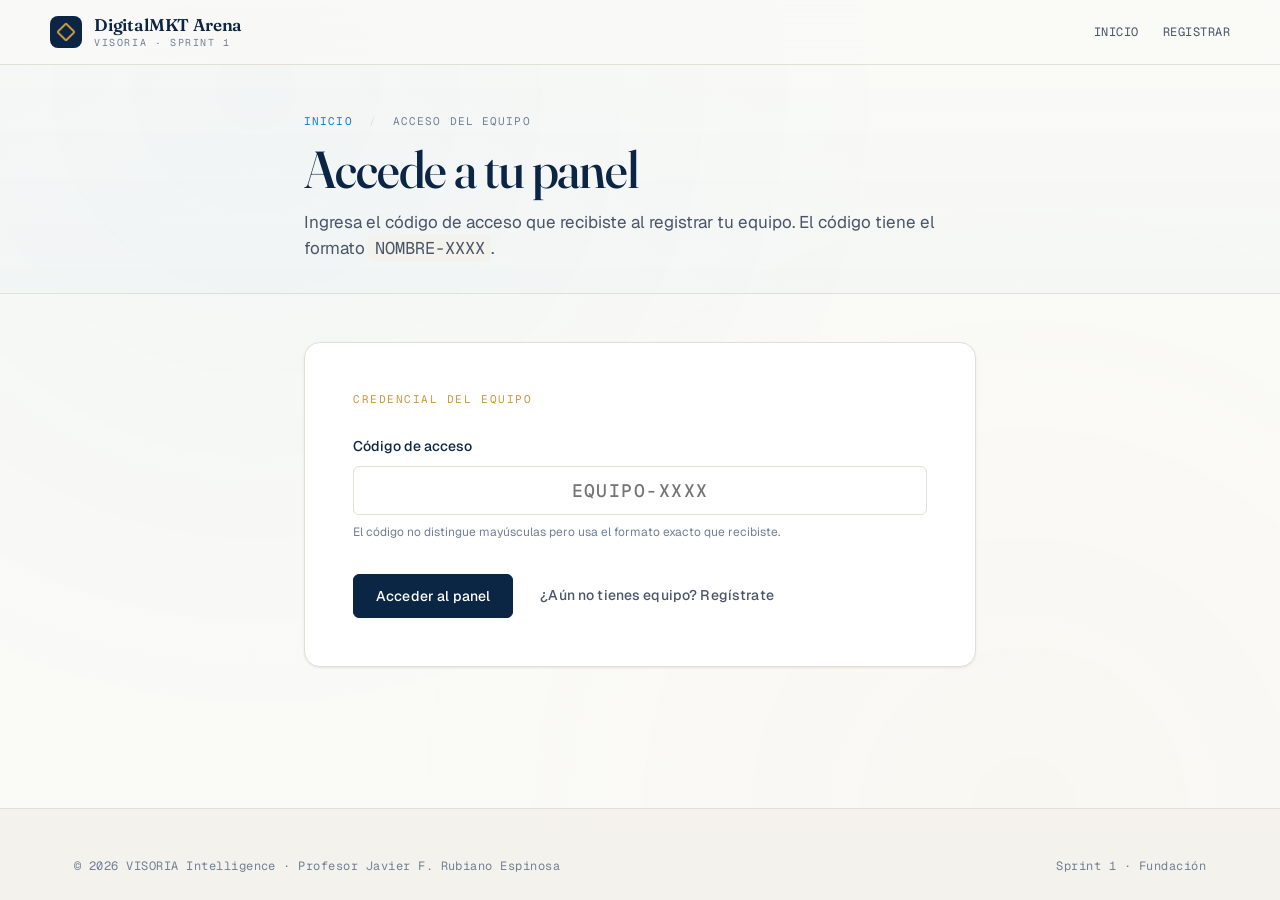
<file: simulador/panel.html>
<!DOCTYPE html>
<!--
  ════════════════════════════════════════════════════════════════
  DigitalMKT Arena · VISORIA Intelligence
  © 2026 Profesor Javier Fernando Rubiano Espinosa. Todos los derechos reservados.

  Esta plataforma es propiedad intelectual de VISORIA Intelligence y
  Profesor Javier Fernando Rubiano Espinosa. Su uso está restringido a fines
  académicos dentro de la Maestría en E-commerce y Marketing Digital
  de la Universidad de La Salle.

  PROHIBIDO:
  - Reproducir, copiar, modificar o distribuir el código sin autorización
  - Usar el código en proyectos derivados sin licencia escrita
  - Reutilizar el método pedagógico ni el motor de simulación
  - Comercializar versiones derivadas

  Contacto para licenciamiento: jfrubiano72@unisalle.edu.co
  Más información: javierrubiano.com
  ════════════════════════════════════════════════════════════════
-->
<html lang="es">
<head>
  <meta charset="UTF-8">
  <meta name="viewport" content="width=device-width, initial-scale=1.0">
  <title>Panel del equipo · DigitalMKT Arena</title>
    <meta name="copyright" content="© 2026 VISORIA Intelligence · Profesor Javier Fernando Rubiano Espinosa">
  <meta name="author" content="Profesor Javier Fernando Rubiano Espinosa · VISORIA Intelligence">
  <meta name="rights" content="Todos los derechos reservados">
  <meta name="terms" content="Uso académico exclusivo para Maestría EMD · Universidad de La Salle">
  <meta name="license" content="Propietario · Contacto para licencias: jfrubiano72@unisalle.edu.co">
<link rel="stylesheet" href="css/main.css">
</head>
<body>

  <header class="site-header">
    <div class="container site-header-inner">
      <a href="index.html" class="brand">
        <span class="brand-mark"></span>
        <span class="brand-text">
          <strong>DigitalMKT Arena</strong>
          <span>VISORIA · Sprint 1</span>
        </span>
      </a>
      <nav class="site-nav">
        <span class="sprint-badge">Sprint 1 · Activo</span>
        <a href="#" id="btn-cerrar-sesion">Cerrar sesión</a>
      </nav>
    </div>
  </header>

  <main>
    <div id="loader" class="loading">
      <span class="spinner"></span>
      <span>Cargando datos del equipo…</span>
    </div>

    <div id="panel-content" class="hidden">

      <div class="page-header">
        <div class="container">
          <div class="page-header-inner">
            <span class="breadcrumb">
              <a href="index.html">Inicio</a>
              <span class="sep">/</span>
              <span>Panel del equipo</span>
              <span class="sep">/</span>
              <span id="bc-equipo">—</span>
            </span>
            <h1>Panel de <span id="title-equipo" class="italic-display" style="color: var(--teal);">—</span></h1>
            <p class="lead">
              Estos son los datos iniciales de tu equipo para el Sprint 1. Desde aquí podrás
              acceder a las herramientas de inteligencia de mercado de tu marca y, en próximos
              sprints, ejecutar tus jugadas de cada ronda.
            </p>
          </div>
        </div>
      </div>

      <div class="container">

        <!-- BRAND CARD -->
        <div class="brand-card fade-in-up delay-1">
          <div class="brand-card-inner">
            <span class="brand-tag">Marca asignada</span>
            <h2 class="brand-name" id="brand-name">—</h2>
            <p class="brand-tagline" id="brand-sector">—</p>
            <p class="brand-description" id="brand-description">—</p>

            <div class="brand-meta-grid">
              <div>
                <div class="label">Razón social</div>
                <div class="value" id="brand-razon">—</div>
              </div>
              <div>
                <div class="label">NIT</div>
                <div class="value" id="brand-nit">—</div>
              </div>
              <div>
                <div class="label">Categoría del simulador</div>
                <div class="value" id="brand-categoria">—</div>
              </div>
              <div>
                <div class="label">Sector EMIS</div>
                <div class="value" id="brand-sector-emis">—</div>
              </div>
            </div>
          </div>
        </div>

        <!-- RETO -->
        <div class="challenge-card fade-in-up delay-2">
          <span class="card-eyebrow">Tu reto estratégico</span>
          <p id="challenge-text">—</p>
        </div>

        <!-- GRID PRINCIPAL -->
        <div class="panel-grid" style="margin-top: var(--space-6);">

          <div style="display: flex; flex-direction: column; gap: var(--space-5);">

            <div class="card light fade-in-up delay-2">
              <div class="card-eyebrow">Estado actual del equipo</div>
              <h3 style="margin-bottom: var(--space-4);">Métricas iniciales</h3>

              <div class="kpi-grid">
                <div class="kpi highlight">
                  <span class="kpi-label">Presupuesto disponible</span>
                  <div>
                    <span class="kpi-value" id="kpi-presupuesto">—</span>
                  </div>
                  <span class="kpi-meta" id="kpi-presupuesto-meta">COP</span>
                </div>

                <div class="kpi">
                  <span class="kpi-label">Brand Equity</span>
                  <div>
                    <span class="kpi-value" id="kpi-brand">—</span>
                    <span class="kpi-suffix">/100</span>
                  </div>
                  <span class="kpi-meta">Línea base</span>
                </div>

                <div class="kpi">
                  <span class="kpi-label">Ronda actual</span>
                  <div>
                    <span class="kpi-value" id="kpi-ronda">—</span>
                    <span class="kpi-suffix" id="kpi-ronda-total">/—</span>
                  </div>
                  <span class="kpi-meta">Aún sin jugar</span>
                </div>

                <div class="kpi">
                  <span class="kpi-label">Posición ranking</span>
                  <div>
                    <span class="kpi-value">—</span>
                  </div>
                  <span class="kpi-meta">Disponible en R2</span>
                </div>
              </div>
            </div>

            <div class="card light fade-in-up delay-3">
              <div class="card-eyebrow">Inteligencia de mercado</div>
              <h3 style="margin-bottom: var(--space-2);">Investiga tu marca</h3>
              <p style="color: var(--ink-soft); font-size: 14px; margin-bottom: var(--space-4);">
                Consulta las bases de datos profesionales para obtener estados financieros,
                exportaciones, importaciones y análisis sectorial. Los enlaces te llevan a la
                hemeroteca de La Salle: ingresa con tu cuenta institucional y, una vez dentro,
                busca el nombre de tu marca.
              </p>

              <div class="external-links">
                <a href="#" target="_blank" rel="noopener" id="link-emis" class="ext-link">
                  <span class="label">Inteligencia financiera</span>
                  <span class="name">EMIS</span>
                  <span class="desc">Estados financieros, indicadores y análisis sectorial.</span>
                </a>
                <a href="#" target="_blank" rel="noopener" id="link-legiscomex" class="ext-link">
                  <span class="label">Comercio exterior</span>
                  <span class="name">Legiscomex</span>
                  <span class="desc">Importaciones, exportaciones y posiciones arancelarias.</span>
                </a>
              </div>

              <div style="margin-top: var(--space-5); padding: var(--space-4); background: var(--bone); border-radius: var(--radius-sm); font-size: 13px; color: var(--ink-soft);">
                <strong style="color: var(--navy);">Pista del docente:</strong>
                en EMIS busca los ingresos del último año fiscal de tu marca y compáralos con sus
                dos competidores directos. En Legiscomex revisa si la marca importa o exporta y
                en qué volúmenes. Esos números serán críticos para tu primera jugada.
              </div>
            </div>

          </div>

          <div style="display: flex; flex-direction: column; gap: var(--space-5);">

            <div class="card light fade-in-up delay-3">
              <div class="card-eyebrow">Tu equipo</div>
              <h3 id="equipo-nombre" style="margin-bottom: var(--space-4);">—</h3>

              <ul class="info-list">
                <li>
                  <span class="label">ID del equipo</span>
                  <span class="value" id="equipo-id" style="font-family: var(--font-mono);">—</span>
                </li>
                <li>
                  <span class="label">Integrantes</span>
                  <span class="value" id="equipo-integrantes">—</span>
                </li>
                <li>
                  <span class="label">Líder</span>
                  <span class="value" id="equipo-lider">—</span>
                </li>
                <li>
                  <span class="label">Fecha de registro</span>
                  <span class="value" id="equipo-fecha">—</span>
                </li>
              </ul>
            </div>

            <div class="card dark fade-in-up delay-4">
              <div class="card-eyebrow">Cohorte</div>
              <h3 id="cohorte-nombre" style="margin-bottom: var(--space-4);">—</h3>

              <ul class="info-list" style="color: white;">
                <li style="border-color: rgba(255,255,255,0.1);">
                  <span class="label" style="color: rgba(255,255,255,0.5);">Semestre</span>
                  <span class="value" id="cohorte-semestre" style="color: white;">—</span>
                </li>
                <li style="border-color: rgba(255,255,255,0.1);">
                  <span class="label" style="color: rgba(255,255,255,0.5);">Fecha inicio</span>
                  <span class="value" id="cohorte-inicio" style="color: white;">—</span>
                </li>
                <li style="border-color: rgba(255,255,255,0.1);">
                  <span class="label" style="color: rgba(255,255,255,0.5);">Fecha fin</span>
                  <span class="value" id="cohorte-fin" style="color: white;">—</span>
                </li>
                <li style="border-color: rgba(255,255,255,0.1);">
                  <span class="label" style="color: rgba(255,255,255,0.5);">Total rondas</span>
                  <span class="value" id="cohorte-rondas" style="color: white;">—</span>
                </li>
                <li style="border-bottom: none;">
                  <span class="label" style="color: rgba(255,255,255,0.5);">Docente</span>
                  <span class="value" id="cohorte-docente" style="color: white;">—</span>
                </li>
              </ul>
            </div>

          </div>
        </div>

        <!-- CTA: JUGAR RONDA -->
        <div class="card fade-in-up delay-4" id="cta-jugar" style="margin-top: var(--space-6); background: linear-gradient(135deg, var(--navy) 0%, var(--navy-deep) 100%); color: white; border-color: var(--navy); position: relative; overflow: hidden;">
          <div style="position: absolute; top: -50px; right: -50px; width: 200px; height: 200px; background: radial-gradient(circle, rgba(200, 150, 62, 0.18), transparent 60%); pointer-events: none;"></div>
          <div style="position: relative; display: flex; gap: var(--space-5); align-items: center; flex-wrap: wrap; justify-content: space-between;">
            <div>
              <div class="card-eyebrow" style="color: var(--gold);">Ronda <span id="cta-ronda">—</span> · Lista para jugar</div>
              <h3 style="color: white; margin-bottom: var(--space-2);">Asigna tu presupuesto de la jugada</h3>
              <p style="color: rgba(255,255,255,0.78); font-size: 14px; max-width: 56ch;">
                Tienes <strong id="cta-presupuesto" style="color: var(--gold-soft);">—</strong> disponibles para invertir en
                las 10 categorías de decisión. Tu jugada genera resultados al instante.
              </p>
              <div id="cta-inyeccion-info" class="hidden" style="margin-top: var(--space-3); padding: 10px 14px; background: rgba(200, 150, 62, 0.12); border-left: 3px solid var(--gold); border-radius: 4px; font-size: 13px; color: rgba(255,255,255,0.9);">
                <strong style="color: var(--gold-soft);">Inyección de presupuesto:</strong>
                <span id="cta-inyeccion-detalle">—</span>
              </div>
            </div>
            <a href="jugada.html" class="btn btn-gold" id="btn-jugar" style="background: var(--gold); color: white; border-color: var(--gold); padding: 14px 28px; font-size: 15px;">
              Iniciar jugada →
            </a>
          </div>
        </div>

        <!-- HISTÓRICO DE JUGADAS (se llena por JS si hay) -->
        <div id="historico-section" class="hidden" style="margin-top: var(--space-6);">
          <div class="card-eyebrow" style="color: var(--teal); margin-bottom: var(--space-3);">Histórico</div>
          <h3 style="margin-bottom: var(--space-4);">Tus jugadas anteriores</h3>
          <div id="historico-grid" style="display: grid; gap: var(--space-3);"></div>
        </div>

      </div>
    </div>
  </main>

  <footer class="site-footer">
    <div class="container site-footer-inner">
      <span>© 2026 VISORIA Intelligence · Profesor Javier F. Rubiano Espinosa</span>
      <span id="footer-status">Sprint 1 · Fundación</span>
    </div>
  </footer>

  <script src="js/api-client.js"></script>
  <script src="js/auth.js"></script>
  <script>
    if (!DMKTAuth.haySesion()) {
      window.location.href = 'acceso.html';
    }

    const loader = document.getElementById('loader');
    const panelContent = document.getElementById('panel-content');

    function setText(id, value) {
      const el = document.getElementById(id);
      if (el) el.textContent = value || '—';
    }

    function setLink(id, url) {
      const el = document.getElementById(id);
      if (!el) return;
      if (url && /^https?:\/\//.test(url)) {
        el.innerHTML = '<a href="' + DMKTUtils.escapeHtml(url) + '" target="_blank" rel="noopener" style="color: var(--teal);">' + DMKTUtils.escapeHtml(url) + '</a>';
      } else {
        el.textContent = '— sin definir —';
        el.style.color = 'var(--ink-muted)';
      }
    }

    // URL única del proxy de la biblioteca de La Salle.
    // Lleva a la autenticación institucional y, una vez autenticado,
    // al portal donde están disponibles EMIS y Legiscomex.
    const BIBLIOTECA_URL = 'https://hemeroteca.lasalle.edu.co/login?url=https://tubiblioteca.sigmadigital.com.co/unisalle/?basesdatos=1';

    function setExtLink(id, _ignoredUrl) {
      // Ignoramos la URL específica del Sheet: todas las marcas usan el proxy.
      const el = document.getElementById(id);
      if (!el) return;
      el.href = BIBLIOTECA_URL;
      el.target = '_blank';
      el.rel = 'noopener';
    }

    (async function () {
      try {
        const data = await DMKTAuth.refrescarSesion();
        const equipo = data.equipo;
        const marca = data.marca || {};
        const cohorte = data.cohorte || {};
        const config = data.config || {};

        setText('bc-equipo', equipo.nombre_equipo);
        setText('title-equipo', equipo.nombre_equipo);

        setText('brand-name', marca.nombre_marca);
        setText('brand-sector', marca.sector || marca.sector_emis || '—');
        setText('brand-description', marca.descripcion_breve);
        setText('brand-razon', marca.razon_social);
        setText('brand-nit', marca.nit);
        setText('brand-categoria', marca.categoria_doc);
        setText('brand-sector-emis', marca.sector_emis);

        setText('challenge-text', marca.reto_estrategico);

        const presupuesto = Number(equipo.presupuesto_actual) || 0;
        document.getElementById('kpi-presupuesto').textContent = DMKTUtils.formatearAbreviado(presupuesto);
        document.getElementById('kpi-presupuesto-meta').textContent = DMKTUtils.formatearCOP(presupuesto) + ' COP';

        setText('kpi-brand', Number(equipo.brand_equity || 0).toFixed(1));
        setText('kpi-ronda', equipo.ronda_actual || 0);

        const totalRondas = (config.parametros && config.parametros.num_rondas)
          ? config.parametros.num_rondas.valor
          : (cohorte.num_rondas || '—');
        document.getElementById('kpi-ronda-total').textContent = '/' + totalRondas;

        setExtLink('link-emis', marca.url_emis);
        setExtLink('link-legiscomex', marca.url_legiscomex);

        setText('equipo-nombre', equipo.nombre_equipo);
        setText('equipo-id', equipo.equipo_id);
        const integrantesArr = (equipo.integrantes || '').split(/[;,]/).map(s => s.trim()).filter(Boolean);
        setText('equipo-integrantes', integrantesArr.join(' · '));
        setText('equipo-lider', equipo.email_lider);
        setText('equipo-fecha', DMKTUtils.formatearFecha(equipo.fecha_registro));

        setText('cohorte-nombre', cohorte.nombre);
        setText('cohorte-semestre', cohorte.semestre);
        setText('cohorte-inicio', DMKTUtils.formatearFecha(cohorte.fecha_inicio));
        setText('cohorte-fin', DMKTUtils.formatearFecha(cohorte.fecha_fin));
        setText('cohorte-rondas', cohorte.num_rondas);
        setText('cohorte-docente', cohorte.docente);

        // ===== CTA de jugar =====
        const totalRondasCfg = (config.parametros && config.parametros.num_rondas)
          ? Number(config.parametros.num_rondas.valor) : Number(cohorte.num_rondas) || 6;
        const rondaJugada = Number(equipo.ronda_actual) || 0;
        const proximaRonda = rondaJugada + 1;
        const ctaCard = document.getElementById('cta-jugar');

        if (proximaRonda > totalRondasCfg) {
          // Ya terminó todas las rondas
          ctaCard.innerHTML = '<div style="position: relative;">' +
            '<div class="card-eyebrow" style="color: var(--gold);">Juego completado</div>' +
            '<h3 style="color: white; margin-bottom: var(--space-2);">¡Todas las rondas jugadas!</h3>' +
            '<p style="color: rgba(255,255,255,0.78); font-size: 14px;">Espera el cierre del docente para ver resultados finales.</p>' +
            '</div>';
        } else {
          setText('cta-ronda', proximaRonda);

          // Calcular inyección que recibirá en esta ronda (si aplica)
          let inyeccionEstaRonda = 0;
          if (proximaRonda >= 2 && config.parametros) {
            const paramKey = 'inyeccion_r' + proximaRonda;
            if (config.parametros[paramKey] && config.parametros[paramKey].valor) {
              inyeccionEstaRonda = Number(config.parametros[paramKey].valor) || 0;
            }
          }

          const presupuestoBase = Number(equipo.presupuesto_actual) || 0;
          const presupuestoDisponible = presupuestoBase + inyeccionEstaRonda;

          document.getElementById('cta-presupuesto').textContent =
            DMKTUtils.formatearAbreviado(presupuestoDisponible) + ' COP';

          // Mostrar info de inyección si aplica
          if (inyeccionEstaRonda > 0) {
            document.getElementById('cta-inyeccion-info').classList.remove('hidden');
            document.getElementById('cta-inyeccion-detalle').innerHTML =
              'En esta ronda recibes <strong>+ $' +
              (inyeccionEstaRonda / 1000000).toFixed(0) + 'M COP</strong> de inyección. ' +
              'Tu presupuesto disponible incluye este monto (te quedaban $' +
              (presupuestoBase / 1000000).toFixed(1) + 'M de la ronda anterior).';
          }
        }

        // ===== Cargar histórico =====
        try {
          const historico = await DMKTApi.obtenerHistoricoJugadas(equipo.equipo_id);
          if (historico && historico.length > 0) {
            renderHistorico(historico);
          }
        } catch (e) {
          console.warn('No se pudo cargar histórico:', e);
        }

        loader.classList.add('hidden');
        panelContent.classList.remove('hidden');

      } catch (err) {
        console.error(err);
        loader.innerHTML =
          '<div style="text-align: center; padding: var(--space-7);">' +
            '<h3 style="margin-bottom: var(--space-3);">No se pudieron cargar tus datos</h3>' +
            '<p style="color: var(--ink-soft); margin-bottom: var(--space-4);">' +
              DMKTUtils.escapeHtml(err.message || 'Error desconocido') +
            '</p>' +
            '<a href="acceso.html" class="btn btn-primary">Volver a acceder</a>' +
          '</div>';

        if (err.codigo === 'ERROR_HANDLER' || /inválido|no encontrado|no está activo/i.test(err.message || '')) {
          DMKTAuth.cerrarSesion();
        }
      }
    })();

    function renderHistorico(jugadas) {
      const section = document.getElementById('historico-section');
      const grid = document.getElementById('historico-grid');
      section.classList.remove('hidden');

      grid.innerHTML = jugadas.map(function(j) {
        const ventasFmt = '$ ' + Number(j.ventas_obtenidas).toLocaleString('es-CO');
        const roas = j.roas || 0;
        const deltaBrand = Number(j.brand_equity_despues) - Number(j.brand_equity_antes);
        const deltaStr = deltaBrand >= 0 ? '+' + deltaBrand.toFixed(1) : deltaBrand.toFixed(1);
        const deltaColor = deltaBrand >= 0 ? 'var(--ok)' : 'var(--error)';

        return (
          '<div class="card light" style="padding: var(--space-4);">' +
            '<div style="display: flex; gap: var(--space-4); align-items: center; flex-wrap: wrap; justify-content: space-between;">' +
              '<div style="display: flex; gap: var(--space-5); align-items: center; flex-wrap: wrap;">' +
                '<div>' +
                  '<div style="font-family: var(--font-mono); font-size: 10px; letter-spacing: 0.14em; text-transform: uppercase; color: var(--gold);">Ronda</div>' +
                  '<div style="font-family: var(--font-display); font-size: 28px; color: var(--navy); font-weight: 500; line-height: 1;">R' + j.ronda + '</div>' +
                '</div>' +
                '<div>' +
                  '<div style="font-family: var(--font-mono); font-size: 10px; letter-spacing: 0.14em; text-transform: uppercase; color: var(--ink-muted);">Ventas</div>' +
                  '<div style="font-family: var(--font-display); font-size: 18px; color: var(--navy); font-weight: 500;">' + ventasFmt + '</div>' +
                '</div>' +
                '<div>' +
                  '<div style="font-family: var(--font-mono); font-size: 10px; letter-spacing: 0.14em; text-transform: uppercase; color: var(--ink-muted);">ROAS</div>' +
                  '<div style="font-family: var(--font-display); font-size: 18px; color: var(--navy); font-weight: 500;">' + roas + 'x</div>' +
                '</div>' +
                '<div>' +
                  '<div style="font-family: var(--font-mono); font-size: 10px; letter-spacing: 0.14em; text-transform: uppercase; color: var(--ink-muted);">Brand</div>' +
                  '<div style="font-family: var(--font-display); font-size: 18px; color: var(--navy); font-weight: 500;">' +
                    Number(j.brand_equity_despues).toFixed(1) + ' <span style="font-size: 12px; color: ' + deltaColor + ';">(' + deltaStr + ')</span>' +
                  '</div>' +
                '</div>' +
              '</div>' +
              '<div style="max-width: 350px; font-size: 12px; color: var(--ink-soft); font-style: italic;">' +
                DMKTUtils.escapeHtml(j.nota_motor || '') +
              '</div>' +
            '</div>' +
          '</div>'
        );
      }).join('');
    }

    document.getElementById('btn-cerrar-sesion').addEventListener('click', function (e) {
      e.preventDefault();
      const ok = confirm('¿Cerrar sesión? Necesitarás tu código de acceso para volver a entrar.');
      if (ok) {
        DMKTAuth.cerrarSesion();
        window.location.href = 'index.html';
      }
    });
  </script>


  <script>
    // ============================================================
    // DigitalMKT Arena · VISORIA Intelligence · © 2026
    // Protección y disuasión contra copia no autorizada
    // ============================================================
    (function() {
      // Banner con bordes Unicode (siempre visible, no depende de colores)
      var banner = [
        '',
        '+--------------------------------------------------------------------+',
        '|   DigitalMKT Arena  ·  VISORIA Intelligence  ·  (C) 2026           |',
        '|   Profesor Javier Fernando Rubiano Espinosa                         |',
        '|   Todos los derechos reservados                                      |',
        '+--------------------------------------------------------------------+',
        '|   Este codigo y sistema son propiedad intelectual privada.          |',
        '|   Uso academico exclusivo de la Maestria EMD - Universidad La Salle.|',
        '|                                                                      |',
        '|   PROHIBIDO reproducir, copiar, modificar o redistribuir sin        |',
        '|   autorizacion escrita del autor.                                    |',
        '|                                                                      |',
        '|   Licenciamiento:    jfrubiano72@unisalle.edu.co                    |',
        '|   Mas informacion:   javierrubiano.com                              |',
        '+--------------------------------------------------------------------+',
        ''
      ].join('\n');

      // Mensaje plano (siempre visible en cualquier consola)
      console.log(banner);

      // Banners con colores de alto contraste (refuerzo visual)
      console.log('%c DigitalMKT Arena ',
        'background:#C8963E;color:#FFFFFF;font-size:16px;font-weight:bold;padding:8px 16px;border-radius:4px;');
      console.log('%c (c) 2026 VISORIA Intelligence - Profesor Javier Fernando Rubiano Espinosa ',
        'background:#0B2545;color:#FFFFFF;font-size:12px;padding:8px 14px;border-radius:4px;');
      console.log('%c ALERTA: Copia o reutilizacion no autorizada constituye infraccion de derechos de autor ',
        'background:#C0392B;color:#FFFFFF;font-size:11px;font-weight:bold;padding:8px 14px;border-radius:4px;');
      console.log('%c Licencias: jfrubiano72@unisalle.edu.co ',
        'background:#137DC5;color:#FFFFFF;font-size:11px;padding:8px 14px;border-radius:4px;');

      document.addEventListener('contextmenu', function(e) {
        var tag = (e.target && e.target.tagName) ? e.target.tagName.toLowerCase() : '';
        if (tag !== 'input' && tag !== 'textarea') {
          e.preventDefault();
          return false;
        }
      });
    })();
  </script>

</body>
</html>
</file>
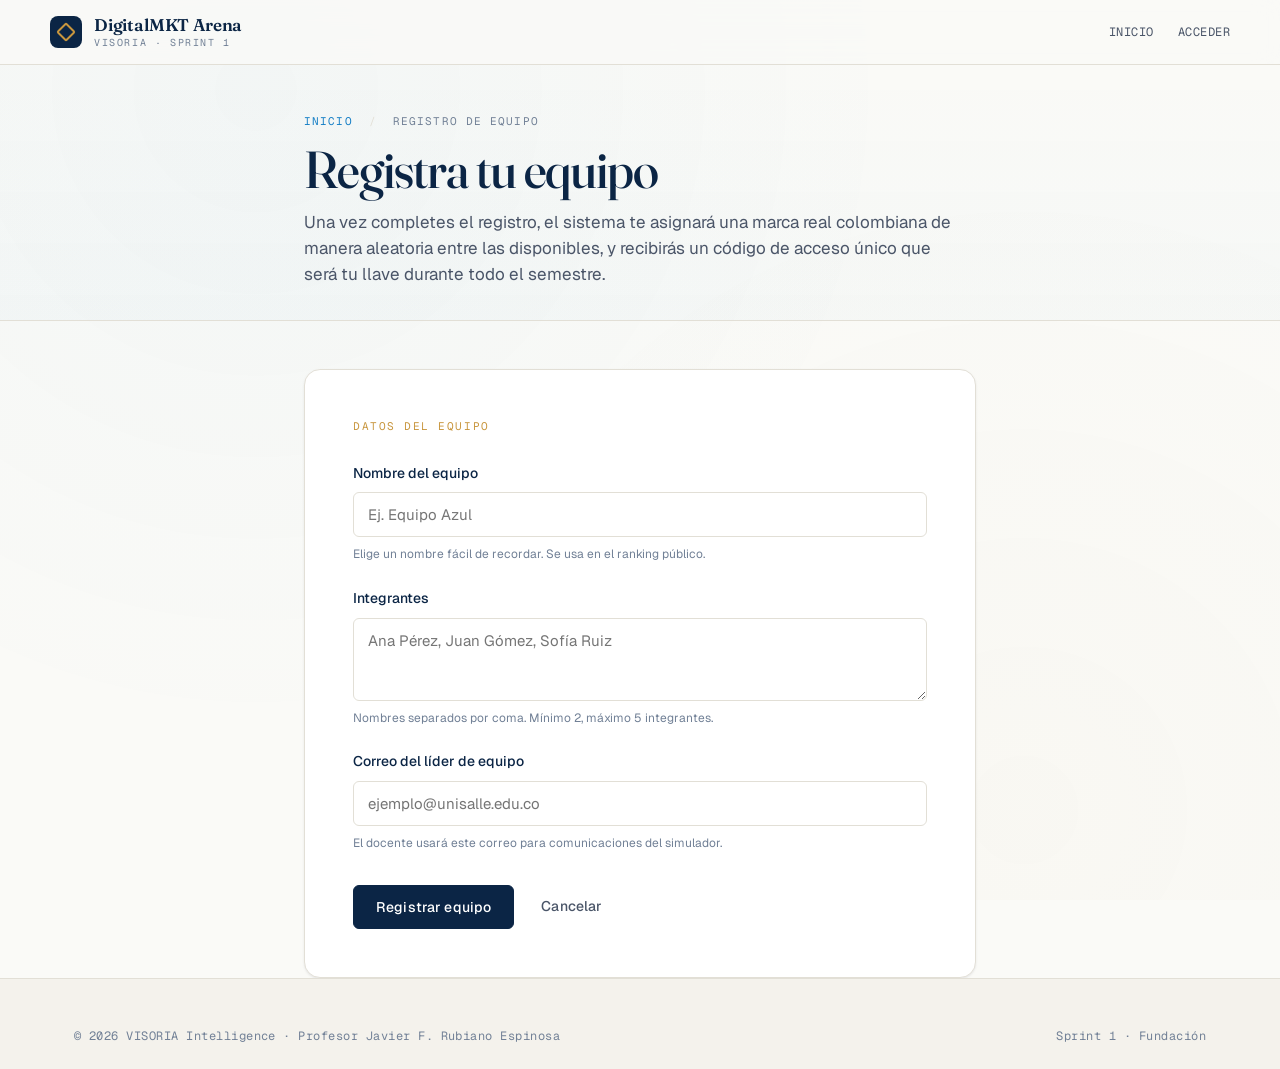
<file: simulador/registro.html>
<!DOCTYPE html>
<!--
  ════════════════════════════════════════════════════════════════
  DigitalMKT Arena · VISORIA Intelligence
  © 2026 Profesor Javier Fernando Rubiano Espinosa. Todos los derechos reservados.

  Esta plataforma es propiedad intelectual de VISORIA Intelligence y
  Profesor Javier Fernando Rubiano Espinosa. Su uso está restringido a fines
  académicos dentro de la Maestría en E-commerce y Marketing Digital
  de la Universidad de La Salle.

  PROHIBIDO:
  - Reproducir, copiar, modificar o distribuir el código sin autorización
  - Usar el código en proyectos derivados sin licencia escrita
  - Reutilizar el método pedagógico ni el motor de simulación
  - Comercializar versiones derivadas

  Contacto para licenciamiento: jfrubiano72@unisalle.edu.co
  Más información: javierrubiano.com
  ════════════════════════════════════════════════════════════════
-->
<html lang="es">
<head>
  <meta charset="UTF-8">
  <meta name="viewport" content="width=device-width, initial-scale=1.0">
  <title>Registrar equipo · DigitalMKT Arena</title>
    <meta name="copyright" content="© 2026 VISORIA Intelligence · Profesor Javier Fernando Rubiano Espinosa">
  <meta name="author" content="Profesor Javier Fernando Rubiano Espinosa · VISORIA Intelligence">
  <meta name="rights" content="Todos los derechos reservados">
  <meta name="terms" content="Uso académico exclusivo para Maestría EMD · Universidad de La Salle">
  <meta name="license" content="Propietario · Contacto para licencias: jfrubiano72@unisalle.edu.co">
<link rel="stylesheet" href="css/main.css">
</head>
<body>

  <header class="site-header">
    <div class="container site-header-inner">
      <a href="index.html" class="brand">
        <span class="brand-mark"></span>
        <span class="brand-text">
          <strong>DigitalMKT Arena</strong>
          <span>VISORIA · Sprint 1</span>
        </span>
      </a>
      <nav class="site-nav">
        <a href="index.html">Inicio</a>
        <a href="acceso.html">Acceder</a>
      </nav>
    </div>
  </header>

  <main>
    <div class="page-header">
      <div class="container container-narrow">
        <div class="page-header-inner">
          <span class="breadcrumb">
            <a href="index.html">Inicio</a>
            <span class="sep">/</span>
            <span>Registro de equipo</span>
          </span>
          <h1>Registra tu equipo</h1>
          <p class="lead">
            Una vez completes el registro, el sistema te asignará una marca real colombiana
            de manera aleatoria entre las disponibles, y recibirás un código de acceso único
            que será tu llave durante todo el semestre.
          </p>
        </div>
      </div>
    </div>

    <div class="container container-narrow">
      <form id="form-registro" class="form-card" novalidate>

        <div class="form-section">
          <span class="form-section-title">Datos del equipo</span>

          <div class="field">
            <label for="nombre_equipo">Nombre del equipo</label>
            <input type="text" id="nombre_equipo" name="nombre_equipo" required
                   placeholder="Ej. Equipo Azul" maxlength="60" autocomplete="off">
            <span class="hint">Elige un nombre fácil de recordar. Se usa en el ranking público.</span>
          </div>

          <div class="field">
            <label for="integrantes">Integrantes</label>
            <textarea id="integrantes" name="integrantes" required rows="3"
                      placeholder="Ana Pérez, Juan Gómez, Sofía Ruiz"></textarea>
            <span class="hint">Nombres separados por coma. Mínimo 2, máximo 5 integrantes.</span>
          </div>

          <div class="field">
            <label for="email_lider">Correo del líder de equipo</label>
            <input type="email" id="email_lider" name="email_lider" required
                   placeholder="ejemplo@unisalle.edu.co" autocomplete="email">
            <span class="hint">El docente usará este correo para comunicaciones del simulador.</span>
          </div>
        </div>

        <div class="form-actions">
          <button type="submit" class="btn btn-primary" id="btn-submit">
            <span id="btn-text">Registrar equipo</span>
          </button>
          <a href="index.html" class="btn btn-ghost">Cancelar</a>
        </div>
      </form>
    </div>
  </main>

  <footer class="site-footer">
    <div class="container site-footer-inner">
      <span>© 2026 VISORIA Intelligence · Profesor Javier F. Rubiano Espinosa</span>
      <span id="footer-status">Sprint 1 · Fundación</span>
    </div>
  </footer>

  <div id="modal-exito" class="modal-backdrop hidden" role="dialog" aria-modal="true">
    <div class="modal">
      <span class="modal-eyebrow">Registro exitoso</span>
      <h2>Tu equipo está listo</h2>
      <p style="color: var(--ink-soft); margin-top: var(--space-2);">
        Marca asignada: <strong id="modal-marca-nombre" style="color: var(--navy);">—</strong>
      </p>

      <div class="modal-body">
        <p class="caption" style="margin-bottom: var(--space-2);">CÓDIGO DE ACCESO:</p>
        <div class="code-display" id="codigo-display">—</div>

        <div class="code-actions">
          <button type="button" class="btn btn-secondary" id="btn-copiar">Copiar al portapapeles</button>
          <span class="copy-feedback" id="copy-feedback">¡Copiado!</span>
        </div>
      </div>

      <div class="modal-warning">
        <strong style="margin-right: 4px;">Importante:</strong>
        Guarda este código en un lugar seguro. Es la única forma de acceder al panel del equipo
        durante el semestre. Por seguridad no se mostrará de nuevo en consultas posteriores.
      </div>

      <div class="modal-actions">
        <button type="button" class="btn btn-primary" id="btn-continuar">
          Continuar al panel del equipo →
        </button>
      </div>
    </div>
  </div>

  <script src="js/api-client.js"></script>
  <script src="js/auth.js"></script>
  <script>
    const form = document.getElementById('form-registro');
    const btnSubmit = document.getElementById('btn-submit');
    const btnText = document.getElementById('btn-text');
    const modal = document.getElementById('modal-exito');
    const codigoDisplay = document.getElementById('codigo-display');
    const marcaNombre = document.getElementById('modal-marca-nombre');
    const btnCopiar = document.getElementById('btn-copiar');
    const copyFeedback = document.getElementById('copy-feedback');
    const btnContinuar = document.getElementById('btn-continuar');

    let equipoCreado = null;
    let codigoCreado = null;

    form.addEventListener('submit', async function (e) {
      e.preventDefault();

      const nombreEquipo = document.getElementById('nombre_equipo').value.trim();
      const integrantesRaw = document.getElementById('integrantes').value.trim();
      const emailLider = document.getElementById('email_lider').value.trim();
      if (!nombreEquipo) {
        DMKTUtils.toast('El nombre del equipo es obligatorio', 'error');
        return;
      }
      if (!integrantesRaw) {
        DMKTUtils.toast('Lista al menos un integrante del equipo', 'error');
        return;
      }
      if (!emailLider || !/^[^\s@]+@[^\s@]+\.[^\s@]+$/.test(emailLider)) {
        DMKTUtils.toast('El correo del líder no es válido', 'error');
        return;
      }

      const integrantes = integrantesRaw
        .split(/[,;]/)
        .map(s => s.trim())
        .filter(Boolean);

      if (integrantes.length < 1) {
        DMKTUtils.toast('Lista al menos un integrante', 'error');
        return;
      }

      btnSubmit.disabled = true;
      btnText.textContent = 'Registrando…';

      try {
        const payload = {
          nombre_equipo: nombreEquipo,
          integrantes: integrantes,
          email_lider: emailLider
        };

        const data = await DMKTApi.crearEquipo(payload);
        equipoCreado = data.equipo;
        codigoCreado = data.credenciales.codigo_acceso;

        codigoDisplay.textContent = codigoCreado;
        marcaNombre.textContent = data.marca.nombre_marca;

        modal.classList.remove('hidden');
        document.body.style.overflow = 'hidden';

      } catch (err) {
        DMKTUtils.toast(err.message || 'Error al registrar el equipo', 'error', 'No se pudo crear el equipo');
        btnSubmit.disabled = false;
        btnText.textContent = 'Registrar equipo';
      }
    });

    btnCopiar.addEventListener('click', async function () {
      const ok = await DMKTUtils.copiarAlPortapapeles(codigoCreado);
      if (ok) {
        copyFeedback.classList.add('show');
        setTimeout(() => copyFeedback.classList.remove('show'), 1800);
      } else {
        DMKTUtils.toast('No fue posible copiar. Selecciona el código manualmente.', 'warn');
      }
    });

    btnContinuar.addEventListener('click', function () {
      DMKTAuth.guardarSesion(equipoCreado, codigoCreado);
      window.location.href = 'panel.html';
    });
  </script>


  <script>
    // ============================================================
    // DigitalMKT Arena · VISORIA Intelligence · © 2026
    // Protección y disuasión contra copia no autorizada
    // ============================================================
    (function() {
      // Banner con bordes Unicode (siempre visible, no depende de colores)
      var banner = [
        '',
        '+--------------------------------------------------------------------+',
        '|   DigitalMKT Arena  ·  VISORIA Intelligence  ·  (C) 2026           |',
        '|   Profesor Javier Fernando Rubiano Espinosa                         |',
        '|   Todos los derechos reservados                                      |',
        '+--------------------------------------------------------------------+',
        '|   Este codigo y sistema son propiedad intelectual privada.          |',
        '|   Uso academico exclusivo de la Maestria EMD - Universidad La Salle.|',
        '|                                                                      |',
        '|   PROHIBIDO reproducir, copiar, modificar o redistribuir sin        |',
        '|   autorizacion escrita del autor.                                    |',
        '|                                                                      |',
        '|   Licenciamiento:    jfrubiano72@unisalle.edu.co                    |',
        '|   Mas informacion:   javierrubiano.com                              |',
        '+--------------------------------------------------------------------+',
        ''
      ].join('\n');

      // Mensaje plano (siempre visible en cualquier consola)
      console.log(banner);

      // Banners con colores de alto contraste (refuerzo visual)
      console.log('%c DigitalMKT Arena ',
        'background:#C8963E;color:#FFFFFF;font-size:16px;font-weight:bold;padding:8px 16px;border-radius:4px;');
      console.log('%c (c) 2026 VISORIA Intelligence - Profesor Javier Fernando Rubiano Espinosa ',
        'background:#0B2545;color:#FFFFFF;font-size:12px;padding:8px 14px;border-radius:4px;');
      console.log('%c ALERTA: Copia o reutilizacion no autorizada constituye infraccion de derechos de autor ',
        'background:#C0392B;color:#FFFFFF;font-size:11px;font-weight:bold;padding:8px 14px;border-radius:4px;');
      console.log('%c Licencias: jfrubiano72@unisalle.edu.co ',
        'background:#137DC5;color:#FFFFFF;font-size:11px;padding:8px 14px;border-radius:4px;');

      document.addEventListener('contextmenu', function(e) {
        var tag = (e.target && e.target.tagName) ? e.target.tagName.toLowerCase() : '';
        if (tag !== 'input' && tag !== 'textarea') {
          e.preventDefault();
          return false;
        }
      });
    })();
  </script>

</body>
</html>
</file>
<file: simulador/css/main.css>
/* ============================================================
   DigitalMKT Arena — Sistema de Diseño
   VISORIA Intelligence | Sprint 1
   Paleta: Navy #0B2545 · Teal #137DC5 · Gold #C8963E
   ============================================================ */

@import url('https://fonts.googleapis.com/css2?family=Fraunces:ital,opsz,wght@0,9..144,400;0,9..144,500;0,9..144,600;1,9..144,400;1,9..144,500&display=swap');
@import url('https://fonts.googleapis.com/css2?family=Geist:wght@300;400;500;600;700&display=swap');
@import url('https://fonts.googleapis.com/css2?family=Geist+Mono:wght@400;500&display=swap');

:root {
  --navy: #0B2545;
  --navy-deep: #061A35;
  --navy-soft: #1A3A5F;
  --teal: #137DC5;
  --teal-soft: #4A9FD4;
  --teal-pale: #E6F1F9;
  --gold: #C8963E;
  --gold-soft: #DBB060;
  --gold-pale: #FAF3E3;
  --paper: #FAFAF7;
  --bone: #F4F2EC;
  --ink: #1A1F2E;
  --ink-soft: #4A5568;
  --ink-muted: #718096;
  --line: #E2DFD6;
  --line-soft: #EDEAE2;
  --ok: #2F855A;
  --warn: #B7791F;
  --error: #C53030;
  --font-display: 'Fraunces', Georgia, serif;
  --font-sans: 'Geist', -apple-system, BlinkMacSystemFont, sans-serif;
  --font-mono: 'Geist Mono', 'SFMono-Regular', Consolas, monospace;
  --space-1: 4px; --space-2: 8px; --space-3: 12px; --space-4: 16px;
  --space-5: 24px; --space-6: 32px; --space-7: 48px; --space-8: 64px; --space-9: 96px;
  --radius-sm: 6px; --radius-md: 10px; --radius-lg: 16px;
  --shadow-sm: 0 1px 2px rgba(11, 37, 69, 0.04), 0 1px 3px rgba(11, 37, 69, 0.06);
  --shadow-md: 0 4px 6px rgba(11, 37, 69, 0.06), 0 10px 20px rgba(11, 37, 69, 0.04);
  --shadow-lg: 0 10px 20px rgba(11, 37, 69, 0.08), 0 20px 40px rgba(11, 37, 69, 0.08);
  --shadow-xl: 0 20px 40px rgba(11, 37, 69, 0.12), 0 30px 60px rgba(11, 37, 69, 0.10);
}

*, *::before, *::after { box-sizing: border-box; margin: 0; padding: 0; }
html { font-size: 16px; scroll-behavior: smooth; }
body {
  font-family: var(--font-sans); font-size: 15px; line-height: 1.55;
  color: var(--ink); background: var(--paper);
  -webkit-font-smoothing: antialiased; -moz-osx-font-smoothing: grayscale;
  min-height: 100vh; display: flex; flex-direction: column;
}
body::before {
  content: ''; position: fixed; inset: 0; pointer-events: none; z-index: -1;
  background-image:
    radial-gradient(circle at 20% 10%, rgba(19, 125, 197, 0.03), transparent 50%),
    radial-gradient(circle at 80% 90%, rgba(200, 150, 62, 0.025), transparent 50%);
}
a { color: var(--teal); text-decoration: none; transition: color 0.15s ease; }
a:hover { color: var(--navy); }
button, input, textarea, select { font-family: inherit; font-size: inherit; color: inherit; }

.eyebrow {
  font-family: var(--font-mono); font-size: 11px; font-weight: 500;
  letter-spacing: 0.14em; text-transform: uppercase; color: var(--teal);
}
.eyebrow.gold { color: var(--gold); }
h1, .h1 {
  font-family: var(--font-display); font-weight: 500;
  font-size: clamp(34px, 5vw, 52px); line-height: 1.05;
  letter-spacing: -0.02em; color: var(--navy);
  font-variation-settings: "opsz" 96;
}
h2, .h2 {
  font-family: var(--font-display); font-weight: 500;
  font-size: clamp(24px, 3vw, 32px); line-height: 1.2;
  letter-spacing: -0.01em; color: var(--navy);
  font-variation-settings: "opsz" 48;
}
h3, .h3 {
  font-family: var(--font-display); font-weight: 500;
  font-size: 20px; line-height: 1.3; color: var(--navy);
  font-variation-settings: "opsz" 32;
}
.lead { font-size: 17px; line-height: 1.55; color: var(--ink-soft); max-width: 60ch; }
.caption { font-size: 13px; color: var(--ink-muted); }
.italic-display {
  font-family: var(--font-display); font-style: italic;
  font-variation-settings: "opsz" 144;
}

.container { width: 100%; max-width: 1180px; margin: 0 auto; padding: 0 var(--space-5); }
.container-narrow { max-width: 720px; }

.site-header {
  border-bottom: 1px solid var(--line); position: sticky; top: 0; z-index: 50;
  backdrop-filter: saturate(180%) blur(12px);
  background: rgba(250, 250, 247, 0.85);
}
.site-header-inner {
  display: flex; align-items: center; justify-content: space-between;
  padding: var(--space-4) 0;
}
.brand { display: flex; align-items: center; gap: var(--space-3); text-decoration: none; }
.brand-mark {
  width: 32px; height: 32px; background: var(--navy); border-radius: 8px;
  display: flex; align-items: center; justify-content: center; flex-shrink: 0;
}
.brand-mark::after {
  content: ''; width: 14px; height: 14px;
  border: 2px solid var(--gold); border-radius: 2px; transform: rotate(45deg);
}
.brand-text { display: flex; flex-direction: column; line-height: 1.1; }
.brand-text strong {
  font-family: var(--font-display); font-weight: 600; font-size: 17px;
  color: var(--navy); letter-spacing: -0.01em;
}
.brand-text span {
  font-family: var(--font-mono); font-size: 10px; letter-spacing: 0.16em;
  text-transform: uppercase; color: var(--ink-muted); margin-top: 2px;
}
.site-nav {
  display: flex; align-items: center; gap: var(--space-5);
  font-family: var(--font-mono); font-size: 12px; letter-spacing: 0.04em;
}
.site-nav a { color: var(--ink-soft); text-transform: uppercase; }
.site-nav a:hover { color: var(--navy); }

.hero { padding: var(--space-9) 0 var(--space-8); position: relative; overflow: hidden; }
.hero-grid {
  display: grid; grid-template-columns: 1.1fr 0.9fr;
  gap: var(--space-8); align-items: center;
}
@media (max-width: 860px) {
  .hero-grid { grid-template-columns: 1fr; gap: var(--space-6); }
}
.hero-title { margin-top: var(--space-4); margin-bottom: var(--space-5); }
.hero-title .line-2 {
  display: block; color: var(--teal); font-style: italic; font-weight: 400;
}
.hero-meta {
  margin-top: var(--space-6); padding-top: var(--space-5);
  border-top: 1px solid var(--line);
  display: flex; flex-wrap: wrap; gap: var(--space-6);
}
.hero-meta-item { display: flex; flex-direction: column; gap: 2px; }
.hero-meta-item .label {
  font-family: var(--font-mono); font-size: 10px; letter-spacing: 0.14em;
  text-transform: uppercase; color: var(--ink-muted);
}
.hero-meta-item .value {
  font-family: var(--font-display); font-size: 18px; color: var(--navy); font-weight: 500;
}

.hero-cta-stack { display: flex; flex-direction: column; gap: var(--space-4); }
.cta-card {
  background: white; border: 1px solid var(--line); border-radius: var(--radius-lg);
  padding: var(--space-5); display: flex; flex-direction: column; gap: var(--space-4);
  transition: transform 0.25s ease, box-shadow 0.25s ease, border-color 0.25s ease;
  text-decoration: none; color: inherit; position: relative; overflow: hidden;
}
.cta-card::before {
  content: ''; position: absolute; inset: 0;
  background: linear-gradient(135deg, transparent 60%, rgba(19, 125, 197, 0.04));
  opacity: 0; transition: opacity 0.25s ease;
}
.cta-card:hover {
  transform: translateY(-3px); box-shadow: var(--shadow-lg); border-color: var(--teal-soft);
}
.cta-card:hover::before { opacity: 1; }
.cta-card.primary { background: var(--navy); color: white; border-color: var(--navy); }
.cta-card.primary::before {
  background: linear-gradient(135deg, transparent 60%, rgba(200, 150, 62, 0.12));
}
.cta-card.primary .cta-eyebrow { color: var(--gold); }
.cta-card.primary h3 { color: white; }
.cta-card.primary p { color: rgba(255, 255, 255, 0.78); }
.cta-eyebrow {
  font-family: var(--font-mono); font-size: 11px; letter-spacing: 0.14em;
  text-transform: uppercase; color: var(--teal);
  display: flex; align-items: center; gap: var(--space-2);
}
.cta-arrow { font-size: 20px; font-weight: 300; transition: transform 0.25s ease; }
.cta-card:hover .cta-arrow { transform: translateX(6px); }

.page-header {
  padding: var(--space-7) 0 var(--space-6);
  border-bottom: 1px solid var(--line); margin-bottom: var(--space-7);
  background: linear-gradient(180deg, transparent, rgba(19, 125, 197, 0.02));
}
.page-header-inner { display: flex; flex-direction: column; gap: var(--space-3); }
.breadcrumb {
  font-family: var(--font-mono); font-size: 11px; letter-spacing: 0.10em;
  text-transform: uppercase; color: var(--ink-muted);
}
.breadcrumb a { color: var(--teal); }
.breadcrumb .sep { margin: 0 var(--space-2); color: var(--line); }

.form-card {
  background: white; border: 1px solid var(--line);
  border-radius: var(--radius-lg); padding: var(--space-7);
  box-shadow: var(--shadow-sm);
}
@media (max-width: 600px) { .form-card { padding: var(--space-5); } }
.form-section { display: flex; flex-direction: column; gap: var(--space-5); }
.form-section + .form-section {
  margin-top: var(--space-6); padding-top: var(--space-6);
  border-top: 1px solid var(--line-soft);
}
.form-section-title {
  font-family: var(--font-mono); font-size: 11px; letter-spacing: 0.14em;
  text-transform: uppercase; color: var(--gold); margin-bottom: var(--space-1);
}
.field { display: flex; flex-direction: column; gap: var(--space-2); }
.field label { font-size: 14px; font-weight: 500; color: var(--navy); }
.field .hint { font-size: 12px; color: var(--ink-muted); }
.field input[type="text"], .field input[type="email"],
.field input[type="url"], .field textarea {
  width: 100%; padding: 12px 14px;
  border: 1px solid var(--line); border-radius: var(--radius-sm);
  background: white; font-size: 15px;
  transition: border-color 0.15s ease, box-shadow 0.15s ease;
  font-family: inherit;
}
.field input:focus, .field textarea:focus {
  outline: none; border-color: var(--teal);
  box-shadow: 0 0 0 3px var(--teal-pale);
}
.field input.code-input {
  font-family: var(--font-mono); letter-spacing: 0.08em;
  text-transform: uppercase; font-size: 18px; font-weight: 500; text-align: center;
}
.field textarea { resize: vertical; min-height: 80px; }
.form-actions {
  margin-top: var(--space-6); display: flex; gap: var(--space-3);
  align-items: center; flex-wrap: wrap;
}

.btn {
  display: inline-flex; align-items: center; justify-content: center;
  gap: var(--space-2); padding: 12px 22px; border: 1px solid transparent;
  border-radius: var(--radius-sm); font-family: var(--font-sans);
  font-size: 14px; font-weight: 500; letter-spacing: 0.01em;
  cursor: pointer; transition: all 0.15s ease;
  background: none; text-decoration: none; white-space: nowrap;
}
.btn:disabled { opacity: 0.5; cursor: not-allowed; }
.btn-primary { background: var(--navy); color: white; border-color: var(--navy); }
.btn-primary:not(:disabled):hover {
  background: var(--navy-deep); transform: translateY(-1px); box-shadow: var(--shadow-md);
}
.btn-secondary { background: white; color: var(--navy); border-color: var(--line); }
.btn-secondary:not(:disabled):hover { border-color: var(--navy); background: var(--bone); }
.btn-ghost { background: transparent; color: var(--ink-soft); padding: 10px 14px; }
.btn-ghost:hover { color: var(--navy); background: var(--bone); }

.btn-gold {
  background: var(--gold); color: white; border-color: var(--gold);
}
.btn-gold:not(:disabled):hover {
  background: #B5832E; transform: translateY(-1px);
  box-shadow: 0 8px 16px rgba(200, 150, 62, 0.25);
}

.toast-stack {
  position: fixed; top: 80px; right: var(--space-5); z-index: 100;
  display: flex; flex-direction: column; gap: var(--space-2); max-width: 420px;
}
.toast {
  background: white; border: 1px solid var(--line);
  border-left: 4px solid var(--teal); border-radius: var(--radius-sm);
  padding: var(--space-4); box-shadow: var(--shadow-lg);
  display: flex; gap: var(--space-3); align-items: flex-start;
  animation: toast-in 0.25s ease;
}
.toast.error { border-left-color: var(--error); }
.toast.ok { border-left-color: var(--ok); }
.toast.warn { border-left-color: var(--warn); }
.toast-content { flex: 1; font-size: 14px; line-height: 1.5; }
.toast-content strong { display: block; font-weight: 600; margin-bottom: 2px; color: var(--navy); }
.toast-close {
  background: none; border: none; color: var(--ink-muted);
  cursor: pointer; font-size: 18px; line-height: 1; padding: 0;
}
@keyframes toast-in {
  from { opacity: 0; transform: translateX(20px); }
  to { opacity: 1; transform: translateX(0); }
}

.modal-backdrop {
  position: fixed; inset: 0; background: rgba(11, 37, 69, 0.55);
  backdrop-filter: blur(4px);
  display: flex; align-items: center; justify-content: center;
  z-index: 200; padding: var(--space-5);
  animation: fade-in 0.2s ease;
}
.modal {
  background: var(--paper); border-radius: var(--radius-lg);
  max-width: 540px; width: 100%; padding: var(--space-7);
  box-shadow: var(--shadow-xl);
  animation: modal-in 0.3s cubic-bezier(0.2, 0.9, 0.3, 1);
  border: 1px solid var(--line);
}
@keyframes fade-in { from { opacity: 0; } to { opacity: 1; } }
@keyframes modal-in {
  from { opacity: 0; transform: scale(0.96) translateY(8px); }
  to { opacity: 1; transform: scale(1) translateY(0); }
}
.modal-eyebrow {
  font-family: var(--font-mono); font-size: 11px; letter-spacing: 0.14em;
  text-transform: uppercase; color: var(--gold); margin-bottom: var(--space-3);
}
.modal h2 { margin-bottom: var(--space-2); }
.modal-body { margin: var(--space-5) 0; }
.code-display {
  background: var(--navy); color: var(--gold);
  padding: var(--space-5); border-radius: var(--radius-md); text-align: center;
  font-family: var(--font-mono); font-size: 28px; font-weight: 500;
  letter-spacing: 0.16em; margin-bottom: var(--space-3);
  position: relative; overflow: hidden;
}
.code-display::before {
  content: ''; position: absolute; inset: 0;
  background: radial-gradient(circle at 30% 20%, rgba(200, 150, 62, 0.15), transparent 50%);
  pointer-events: none;
}
.code-actions { display: flex; gap: var(--space-2); justify-content: center; align-items: center; }
.copy-feedback {
  font-family: var(--font-mono); font-size: 11px; letter-spacing: 0.10em;
  text-transform: uppercase; color: var(--ok);
  opacity: 0; transition: opacity 0.2s ease;
}
.copy-feedback.show { opacity: 1; }
.modal-warning {
  background: var(--gold-pale); border: 1px solid var(--gold-soft);
  border-radius: var(--radius-sm); padding: var(--space-3) var(--space-4);
  font-size: 13px; color: #6B4F1D;
  display: flex; gap: var(--space-2); align-items: flex-start;
  margin-bottom: var(--space-5);
}
.modal-actions { display: flex; gap: var(--space-3); justify-content: flex-end; }

.panel-grid {
  display: grid; grid-template-columns: 1.4fr 1fr;
  gap: var(--space-5); align-items: start;
}
@media (max-width: 900px) { .panel-grid { grid-template-columns: 1fr; } }

.card {
  background: white; border: 1px solid var(--line);
  border-radius: var(--radius-lg); padding: var(--space-6); position: relative;
}
.card.dark { background: var(--navy); color: white; border-color: var(--navy); }
.card.dark h2, .card.dark h3 { color: white; }
.card-eyebrow {
  font-family: var(--font-mono); font-size: 11px; letter-spacing: 0.14em;
  text-transform: uppercase; color: var(--gold); margin-bottom: var(--space-3);
}
.card.light .card-eyebrow { color: var(--teal); }

/* BRAND CARD — héroe visual del panel */
.brand-card {
  background: linear-gradient(135deg, var(--navy) 0%, var(--navy-deep) 100%);
  color: white; border-radius: var(--radius-lg);
  padding: var(--space-7); position: relative; overflow: hidden;
}
.brand-card::before {
  content: ''; position: absolute; top: -100px; right: -100px;
  width: 300px; height: 300px;
  background: radial-gradient(circle, rgba(200, 150, 62, 0.18), transparent 60%);
  pointer-events: none; z-index: 0;
}
.brand-card::after {
  content: ''; position: absolute; bottom: -50px; left: -50px;
  width: 200px; height: 200px;
  background: radial-gradient(circle, rgba(19, 125, 197, 0.15), transparent 60%);
  pointer-events: none; z-index: 0;
}
.brand-card-inner { position: relative; z-index: 1; }
.brand-tag {
  display: inline-block; font-family: var(--font-mono); font-size: 10px;
  letter-spacing: 0.16em; text-transform: uppercase; color: var(--gold);
  border: 1px solid rgba(200, 150, 62, 0.4);
  padding: 4px 10px; border-radius: 100px; margin-bottom: var(--space-4);
}
.brand-name {
  font-family: var(--font-display);
  font-size: clamp(38px, 5vw, 52px);
  font-weight: 500; line-height: 1; letter-spacing: -0.02em;
  margin: 0 0 var(--space-3) 0;
  color: #FFFFFF;
  font-variation-settings: "opsz" 144;
  display: block;
}
.brand-tagline {
  font-family: var(--font-display); font-style: italic; font-weight: 400;
  font-size: 18px; color: var(--gold-soft); margin-bottom: var(--space-5);
  font-variation-settings: "opsz" 96;
}
.brand-description {
  font-size: 15px; line-height: 1.6;
  color: rgba(255, 255, 255, 0.82); margin-bottom: var(--space-5);
  max-width: 56ch;
}
.brand-meta-grid {
  display: grid; grid-template-columns: repeat(2, 1fr); gap: var(--space-4);
  padding-top: var(--space-5);
  border-top: 1px solid rgba(255, 255, 255, 0.12);
}
.brand-meta-grid .label {
  font-family: var(--font-mono); font-size: 10px; letter-spacing: 0.14em;
  text-transform: uppercase; color: rgba(255, 255, 255, 0.55); margin-bottom: 4px;
}
.brand-meta-grid .value { font-size: 14px; color: white; font-weight: 500; }

.challenge-card {
  background: var(--gold-pale); border: 1px solid var(--gold-soft);
  border-left: 4px solid var(--gold); padding: var(--space-5);
  border-radius: var(--radius-md); margin-top: var(--space-5);
}
.challenge-card .card-eyebrow { color: var(--gold); margin-bottom: var(--space-2); }
.challenge-card p {
  font-family: var(--font-display); font-size: 17px; line-height: 1.5;
  color: #6B4F1D; font-weight: 400;
  font-variation-settings: "opsz" 48;
}

.kpi-grid { display: grid; grid-template-columns: repeat(2, 1fr); gap: var(--space-3); }
.kpi {
  background: white; border: 1px solid var(--line);
  border-radius: var(--radius-md); padding: var(--space-4);
  display: flex; flex-direction: column; gap: var(--space-2);
  transition: border-color 0.15s ease;
}
.kpi:hover { border-color: var(--teal-soft); }
.kpi-label {
  font-family: var(--font-mono); font-size: 10px; letter-spacing: 0.14em;
  text-transform: uppercase; color: var(--ink-muted);
}
.kpi-value {
  font-family: var(--font-display); font-size: 28px; font-weight: 500;
  line-height: 1; color: var(--navy);
  font-variation-settings: "opsz" 48;
}
.kpi-suffix { font-size: 13px; color: var(--ink-muted); font-family: var(--font-sans); margin-left: 4px; }
.kpi-meta { font-size: 11px; color: var(--ink-muted); font-family: var(--font-mono); letter-spacing: 0.04em; }
.kpi.highlight { background: var(--teal-pale); border-color: var(--teal-soft); }
.kpi.highlight .kpi-value { color: var(--teal); }

.info-list { list-style: none; display: flex; flex-direction: column; gap: var(--space-3); }
.info-list li {
  display: flex; flex-direction: column; gap: 2px;
  padding-bottom: var(--space-3); border-bottom: 1px solid var(--line-soft);
}
.info-list li:last-child { border-bottom: none; }
.info-list .label {
  font-family: var(--font-mono); font-size: 10px; letter-spacing: 0.14em;
  text-transform: uppercase; color: var(--ink-muted);
}
.info-list .value { font-size: 14px; color: var(--ink); word-break: break-word; }
.info-list a { color: var(--teal); }

.external-links { display: grid; grid-template-columns: 1fr 1fr; gap: var(--space-3); }
@media (max-width: 500px) { .external-links { grid-template-columns: 1fr; } }
.ext-link {
  display: flex; flex-direction: column; gap: var(--space-2);
  padding: var(--space-4); background: var(--bone);
  border: 1px solid var(--line); border-radius: var(--radius-md);
  text-decoration: none; color: var(--ink);
  transition: all 0.15s ease;
}
.ext-link:hover {
  background: white; border-color: var(--teal);
  transform: translateY(-2px); box-shadow: var(--shadow-sm);
}
.ext-link .label {
  font-family: var(--font-mono); font-size: 10px; letter-spacing: 0.14em;
  text-transform: uppercase; color: var(--gold);
}
.ext-link .name {
  font-family: var(--font-display); font-size: 18px;
  color: var(--navy); font-weight: 500;
}
.ext-link .desc { font-size: 12px; color: var(--ink-muted); }

.sprint-badge {
  display: inline-flex; align-items: center; gap: var(--space-2);
  padding: 6px 12px; background: var(--teal-pale);
  border: 1px solid var(--teal-soft); border-radius: 100px;
  font-family: var(--font-mono); font-size: 11px; letter-spacing: 0.10em;
  text-transform: uppercase; color: var(--teal);
}
.sprint-badge::before {
  content: ''; width: 6px; height: 6px;
  background: var(--ok); border-radius: 50%;
  animation: pulse 2s infinite;
}
@keyframes pulse {
  0%, 100% { opacity: 1; transform: scale(1); }
  50% { opacity: 0.5; transform: scale(1.3); }
}

.loading {
  display: flex; align-items: center; justify-content: center;
  padding: var(--space-8); color: var(--ink-muted);
  font-family: var(--font-mono); font-size: 12px;
  letter-spacing: 0.10em; text-transform: uppercase;
}
.spinner {
  width: 24px; height: 24px;
  border: 2px solid var(--line); border-top-color: var(--teal);
  border-radius: 50%; animation: spin 0.8s linear infinite;
  margin-right: var(--space-3);
}
@keyframes spin { to { transform: rotate(360deg); } }

.site-footer {
  margin-top: auto; padding: var(--space-7) 0 var(--space-5);
  border-top: 1px solid var(--line); background: var(--bone);
}
.site-footer-inner {
  display: flex; justify-content: space-between; align-items: center;
  flex-wrap: wrap; gap: var(--space-4);
  font-size: 12px; color: var(--ink-muted);
  font-family: var(--font-mono); letter-spacing: 0.04em;
}

.hidden { display: none !important; }
.text-center { text-align: center; }

.fade-in-up { animation: fade-in-up 0.5s ease forwards; opacity: 0; }
.fade-in-up.delay-1 { animation-delay: 0.05s; }
.fade-in-up.delay-2 { animation-delay: 0.15s; }
.fade-in-up.delay-3 { animation-delay: 0.25s; }
.fade-in-up.delay-4 { animation-delay: 0.35s; }
@keyframes fade-in-up {
  from { opacity: 0; transform: translateY(12px); }
  to { opacity: 1; transform: translateY(0); }
}
</file>
